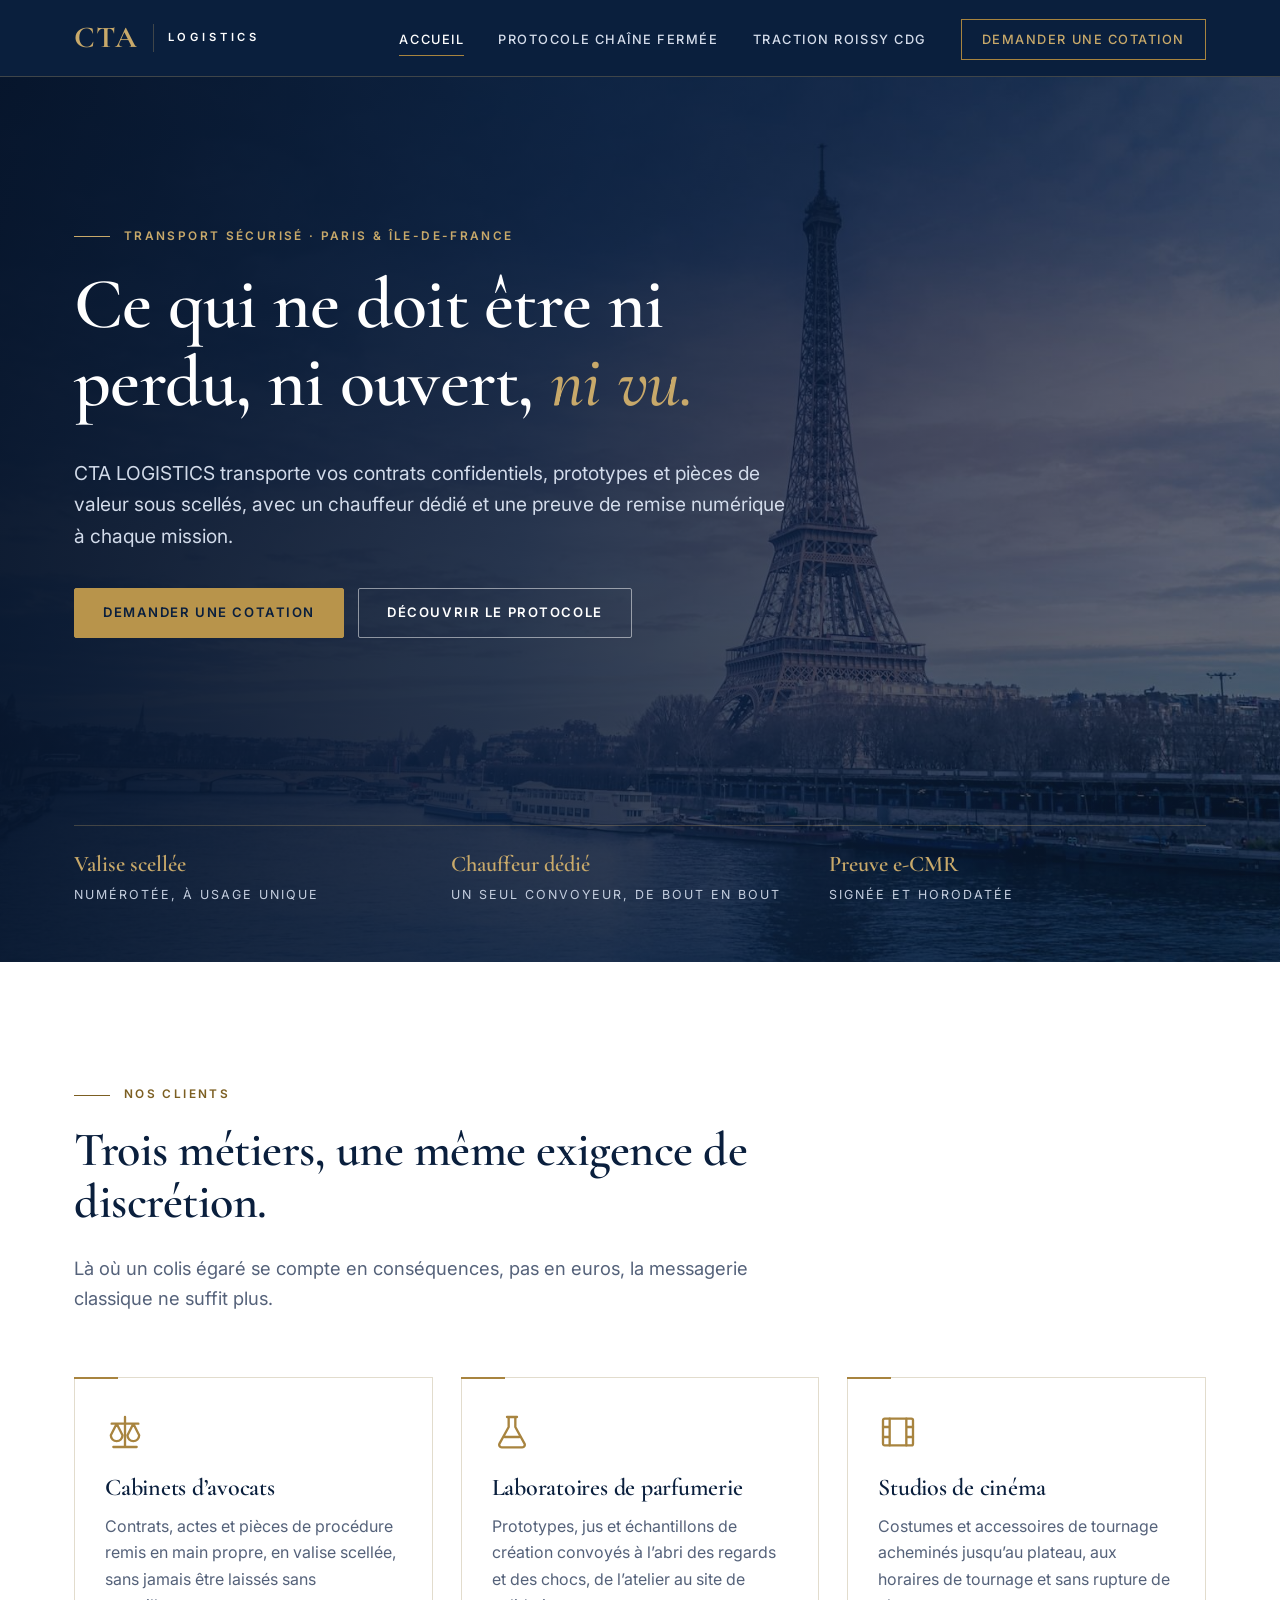
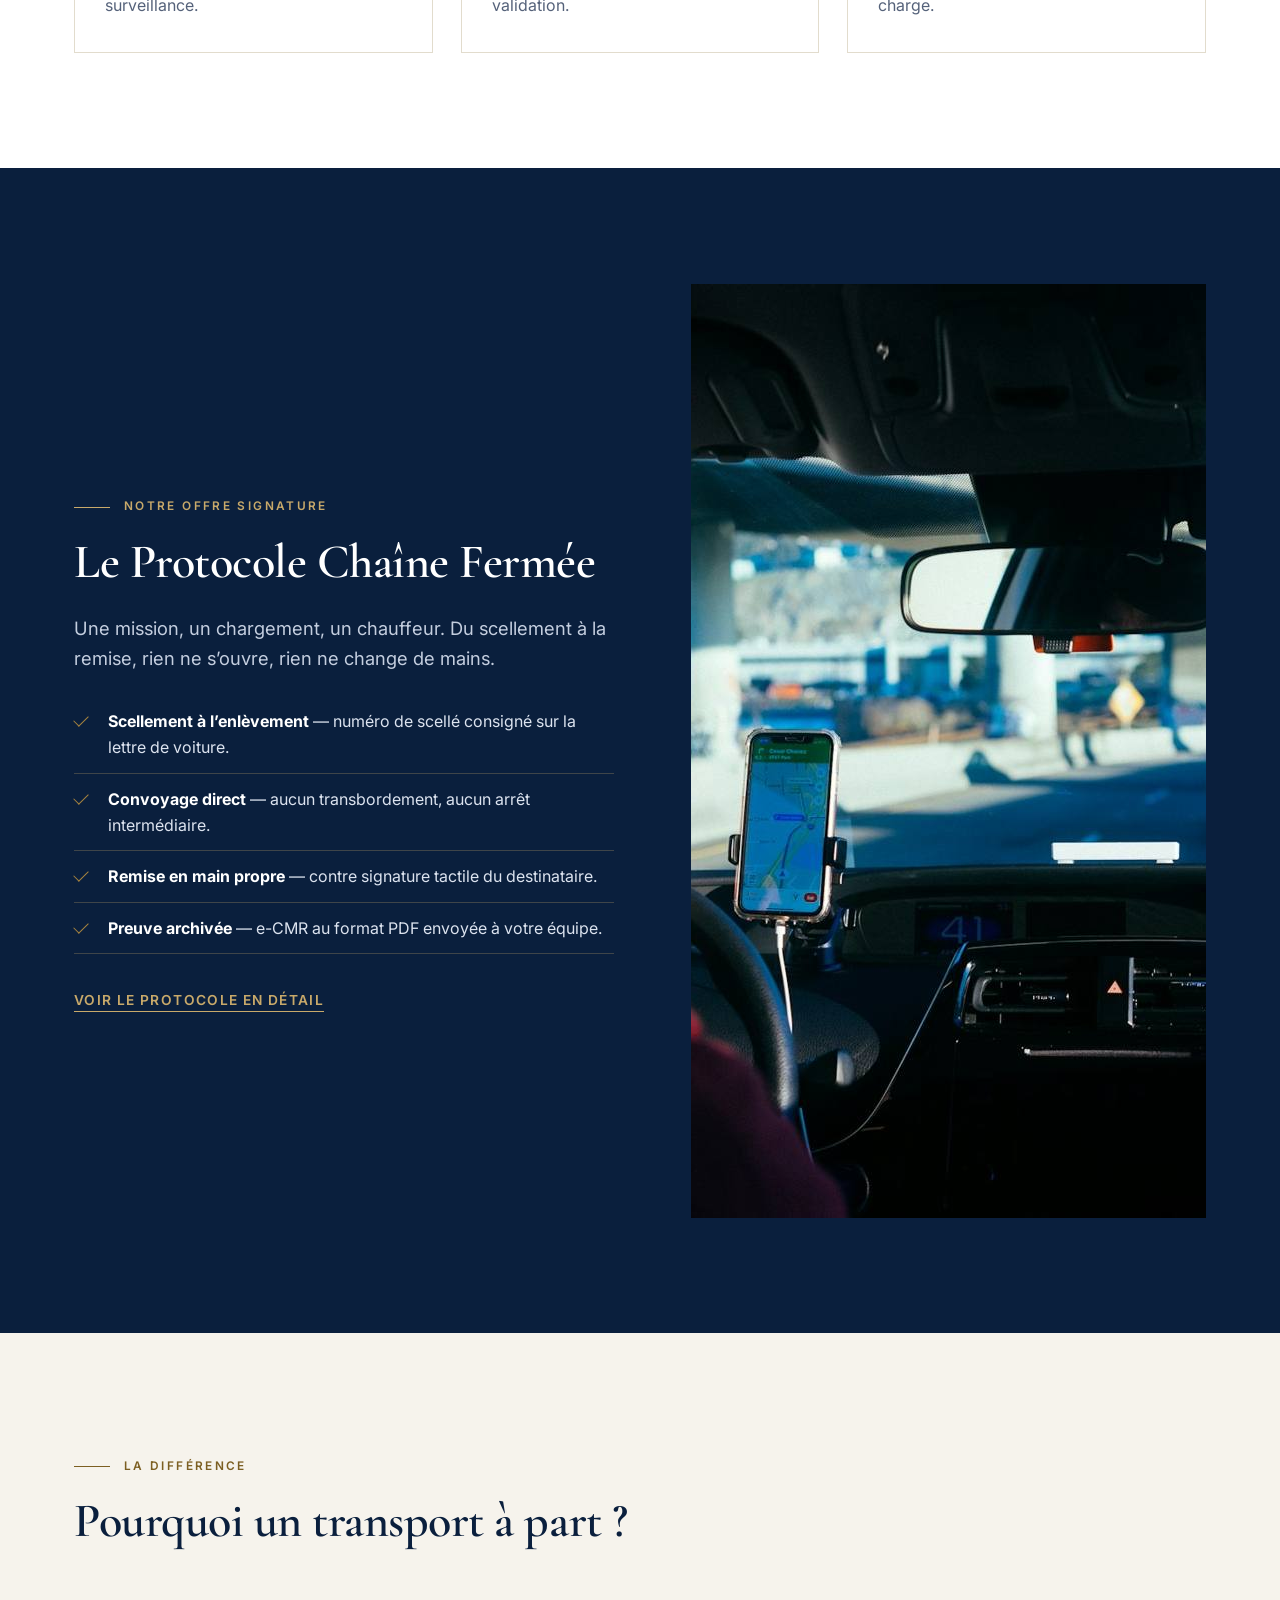
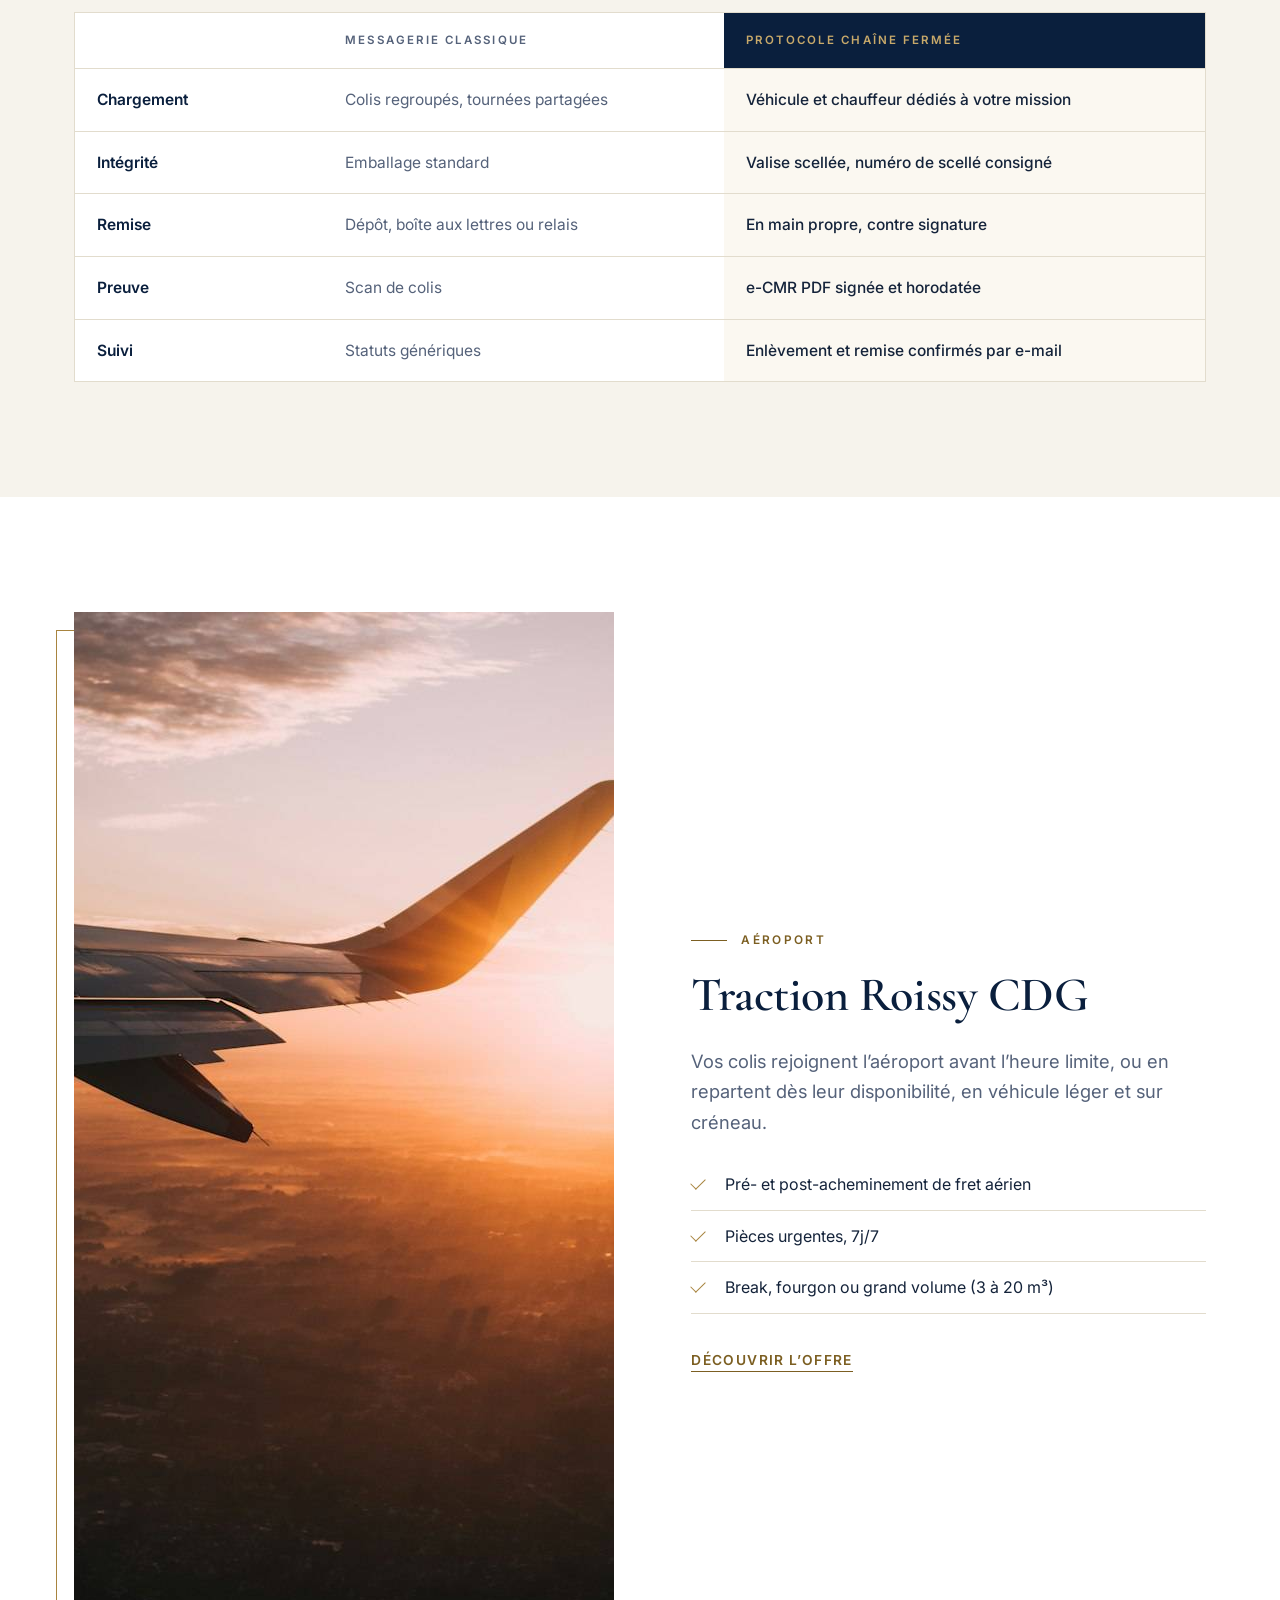
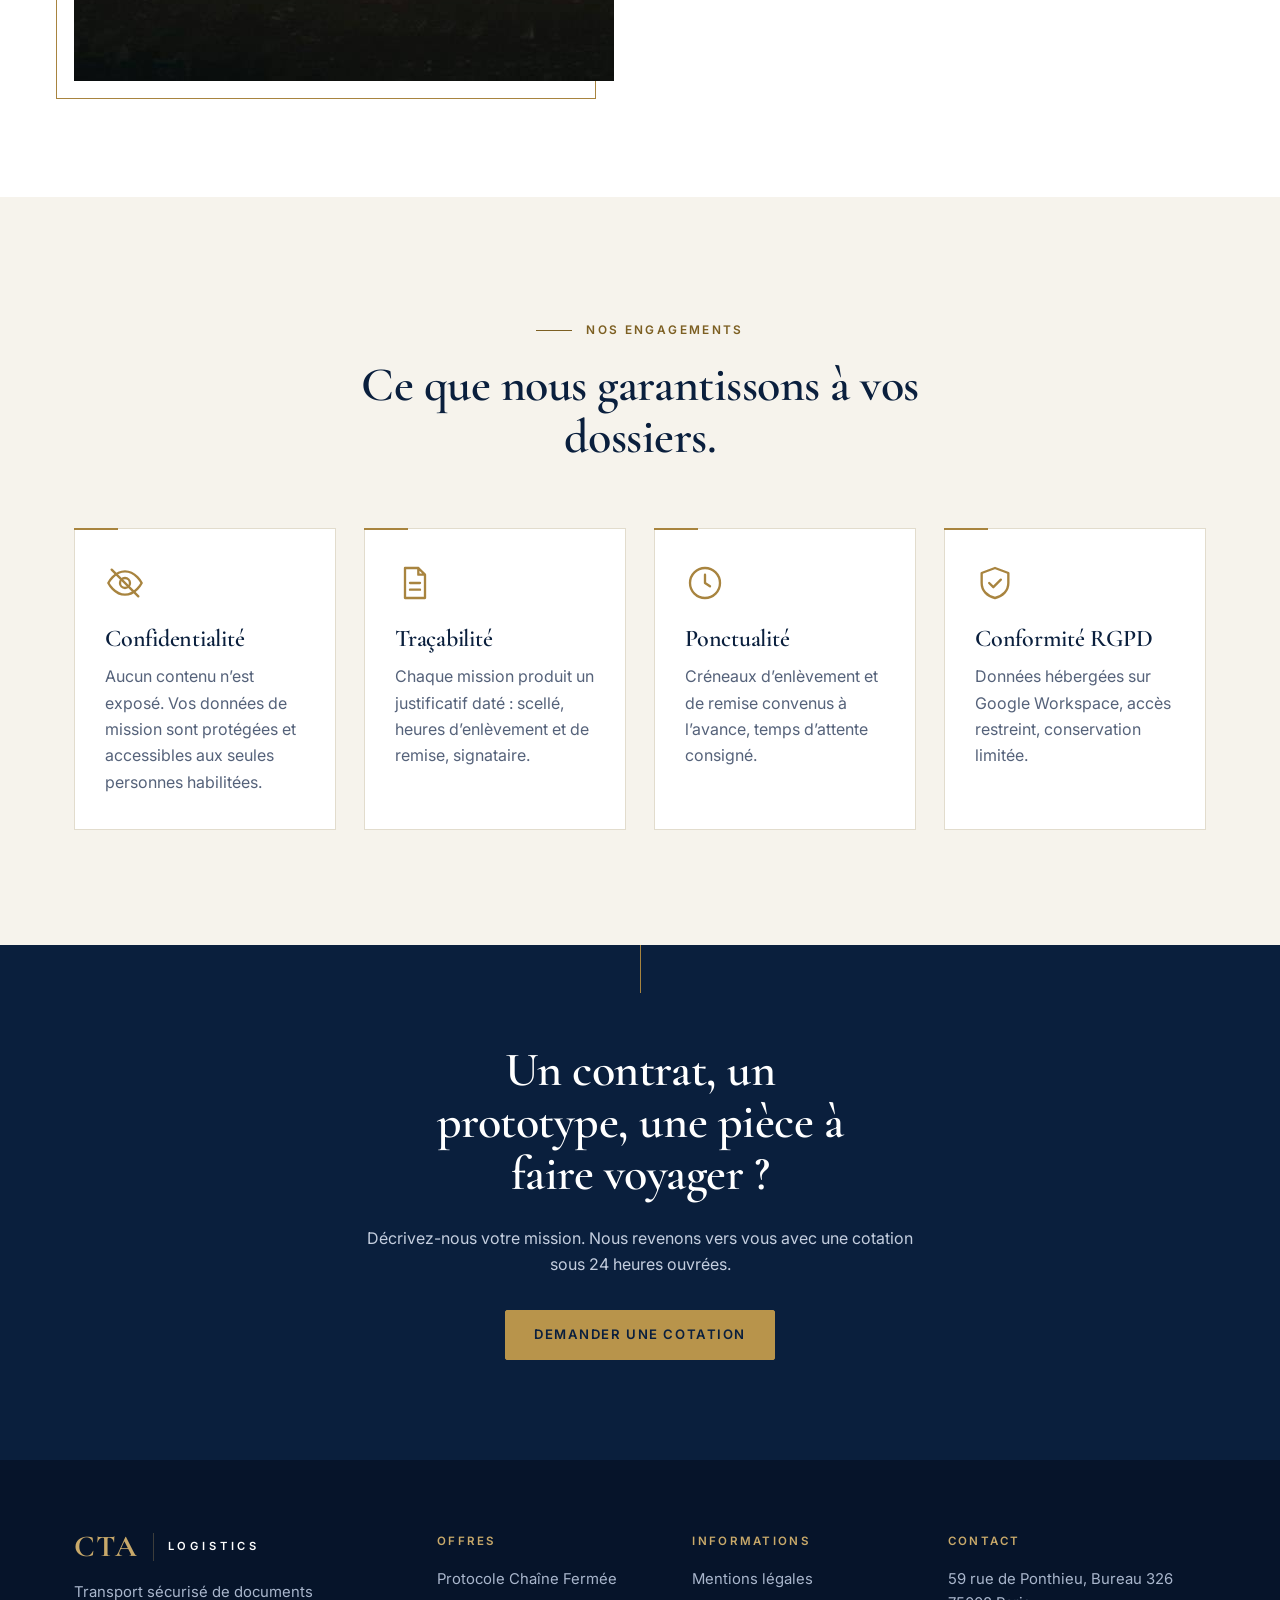
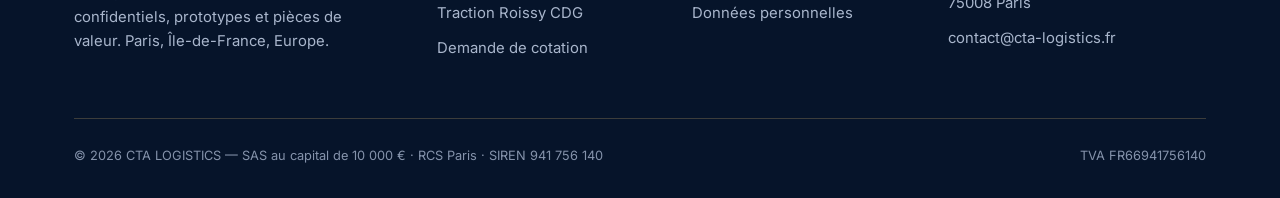
<file: index.html>
<!doctype html>
<html lang="fr">
<head>
<meta charset="utf-8">
<meta name="viewport" content="width=device-width,initial-scale=1">
<title>CTA LOGISTICS — Transport sécurisé sous scellés | Paris</title>
<meta name="description" content="Transport express de documents confidentiels, prototypes et pièces de valeur sous scellés. Chauffeur dédié, remise en main propre, preuve de livraison numérique. Paris et Île-de-France.">
<meta name="theme-color" content="#0A1F3D">

<meta property="og:title" content="CTA LOGISTICS — Transport sécurisé sous scellés | Paris">
<meta property="og:description" content="Transport express de documents confidentiels, prototypes et pièces de valeur sous scellés. Chauffeur dédié, remise en main propre, preuve de livraison numérique. Paris et Île-de-France.">
<meta property="og:type" content="website">
<meta property="og:locale" content="fr_FR">
<link rel="icon" type="image/svg+xml" href="favicon.svg">
<link rel="preconnect" href="https://fonts.googleapis.com">
<link rel="preconnect" href="https://fonts.gstatic.com" crossorigin>
<link href="https://fonts.googleapis.com/css2?family=Cormorant+Garamond:ital,wght@0,500;0,600;0,700;1,500&family=Inter:wght@400;500;600&display=swap" rel="stylesheet">
<link rel="stylesheet" href="style.css">
</head>
<body>
<a class="skip" href="#main">Aller au contenu</a>
<header class="site-header">
 <div class="container nav">
  <a class="brand" href="index.html" aria-label="CTA LOGISTICS — accueil">
   <span class="brand-mark">CTA</span><span class="brand-rule"></span><span class="brand-name">Logistics</span>
  </a>
  <button class="burger" id="burger" aria-label="Ouvrir le menu" aria-expanded="false" aria-controls="navLinks"><span></span><span></span><span></span></button>
  <ul class="nav-links" id="navLinks">
   <li><a href="index.html" aria-current="page">Accueil</a></li>
   <li><a href="protocole-chaine-fermee.html">Protocole Chaîne Fermée</a></li>
   <li><a href="traction-roissy-cdg.html">Traction Roissy CDG</a></li>
   <li><a class="nav-cta" href="devis.html">Demander une cotation</a></li>
  </ul>
 </div>
</header>
<main id="main">
<section class="hero">
 <div class="hero-bg" style="background-image:url(hero-paris.jpg)" role="img" aria-label="Paris au crépuscule"></div>
 <div class="container">
  <div class="hero-inner">
   <span class="eyebrow">Transport sécurisé · Paris &amp; Île-de-France</span>
   <h1>Ce qui ne doit être ni perdu, ni ouvert, <em>ni vu.</em></h1>
   <p class="lead">CTA LOGISTICS transporte vos contrats confidentiels, prototypes et pièces de valeur sous scellés, avec un chauffeur dédié et une preuve de remise numérique à chaque mission.</p>
   <div class="hero-actions">
    <a class="btn btn-gold" href="devis.html">Demander une cotation</a>
    <a class="btn btn-ghost" href="protocole-chaine-fermee.html">Découvrir le Protocole</a>
   </div>
  </div>
  <div class="hero-facts">
   <div><strong>Valise scellée</strong>numérotée, à usage unique</div>
   <div><strong>Chauffeur dédié</strong>un seul convoyeur, de bout en bout</div>
   <div><strong>Preuve e-CMR</strong>signée et horodatée</div>
  </div>
 </div>
</section>

<section class="section">
 <div class="container">
  <div class="section-head reveal">
   <span class="eyebrow">Nos clients</span>
   <h2>Trois métiers, une même exigence de discrétion.</h2>
   <p class="lead">Là où un colis égaré se compte en conséquences, pas en euros, la messagerie classique ne suffit plus.</p>
  </div>
  <div class="grid grid-3">
   <article class="card reveal"><div class="card-icon"><svg viewBox="0 0 24 24"><path d="M12 3v18M5 21h14M4 7h16M7 7l-3.5 7a3.5 3.5 0 0 0 7 0L7 7zM17 7l-3.5 7a3.5 3.5 0 0 0 7 0L17 7z"/></svg></div><h3>Cabinets d’avocats</h3><p>Contrats, actes et pièces de procédure remis en main propre, en valise scellée, sans jamais être laissés sans surveillance.</p></article>
   <article class="card reveal"><div class="card-icon"><svg viewBox="0 0 24 24"><path d="M9 3h6M10 3v6L4.5 19a1.5 1.5 0 0 0 1.3 2.2h12.4a1.5 1.5 0 0 0 1.3-2.2L14 9V3M7.5 15h9"/></svg></div><h3>Laboratoires de parfumerie</h3><p>Prototypes, jus et échantillons de création convoyés à l’abri des regards et des chocs, de l’atelier au site de validation.</p></article>
   <article class="card reveal"><div class="card-icon"><svg viewBox="0 0 24 24"><rect x="3" y="4" width="18" height="16" rx="1"/><path d="M7 4v16M17 4v16M3 9h4M3 15h4M17 9h4M17 15h4"/></svg></div><h3>Studios de cinéma</h3><p>Costumes et accessoires de tournage acheminés jusqu’au plateau, aux horaires de tournage et sans rupture de charge.</p></article>
  </div>
 </div>
</section>

<section class="section on-navy">
 <div class="container split">
  <div class="reveal">
   <span class="eyebrow">Notre offre signature</span>
   <h2>Le Protocole Chaîne Fermée</h2>
   <p class="lead">Une mission, un chargement, un chauffeur. Du scellement à la remise, rien ne s’ouvre, rien ne change de mains.</p>
   <ul class="ticks">
    <li><strong>Scellement à l’enlèvement</strong> — numéro de scellé consigné sur la lettre de voiture.</li>
    <li><strong>Convoyage direct</strong> — aucun transbordement, aucun arrêt intermédiaire.</li>
    <li><strong>Remise en main propre</strong> — contre signature tactile du destinataire.</li>
    <li><strong>Preuve archivée</strong> — e-CMR au format PDF envoyée à votre équipe.</li>
   </ul>
   <a class="link-arrow" href="protocole-chaine-fermee.html">Voir le protocole en détail</a>
  </div>
  <div class="split-media reveal"><img src="chauffeur.jpg" alt="Chauffeur au volant avec son smartphone de mission" loading="lazy" width="1400" height="934"></div>
 </div>
</section>

<section class="section section-ivory">
 <div class="container">
  <div class="section-head reveal">
   <span class="eyebrow">La différence</span>
   <h2>Pourquoi un transport à part ?</h2>
  </div>
  <div class="table-wrap reveal">
  <table class="compare">
   <thead><tr><th scope="col"></th><th scope="col">Messagerie classique</th><th scope="col">Protocole Chaîne Fermée</th></tr></thead>
   <tbody>
    <tr><th scope="row">Chargement</th><td>Colis regroupés, tournées partagées</td><td>Véhicule et chauffeur dédiés à votre mission</td></tr>
    <tr><th scope="row">Intégrité</th><td>Emballage standard</td><td>Valise scellée, numéro de scellé consigné</td></tr>
    <tr><th scope="row">Remise</th><td>Dépôt, boîte aux lettres ou relais</td><td>En main propre, contre signature</td></tr>
    <tr><th scope="row">Preuve</th><td>Scan de colis</td><td>e-CMR PDF signée et horodatée</td></tr>
    <tr><th scope="row">Suivi</th><td>Statuts génériques</td><td>Enlèvement et remise confirmés par e-mail</td></tr>
   </tbody>
  </table>
  </div>
 </div>
</section>

<section class="section">
 <div class="container split reverse">
  <div class="split-media wide reveal"><img src="cdg-avion.jpg" alt="Aile d’avion au coucher du soleil" loading="lazy" width="1600" height="1069"></div>
  <div class="reveal">
   <span class="eyebrow">Aéroport</span>
   <h2>Traction Roissy CDG</h2>
   <p class="lead">Vos colis rejoignent l’aéroport avant l’heure limite, ou en repartent dès leur disponibilité, en véhicule léger et sur créneau.</p>
   <ul class="ticks">
    <li>Pré- et post-acheminement de fret aérien</li>
    <li>Pièces urgentes, 7j/7</li>
    <li>Break, fourgon ou grand volume (3 à 20 m³)</li>
   </ul>
   <a class="link-arrow" href="traction-roissy-cdg.html">Découvrir l’offre</a>
  </div>
 </div>
</section>

<section class="section section-ivory">
 <div class="container">
  <div class="section-head center reveal">
   <span class="eyebrow">Nos engagements</span>
   <h2>Ce que nous garantissons à vos dossiers.</h2>
  </div>
  <div class="grid grid-4">
   <article class="card reveal"><div class="card-icon"><svg viewBox="0 0 24 24"><path d="M2 12s3.6-7 10-7 10 7 10 7-3.6 7-10 7S2 12 2 12z"/><circle cx="12" cy="12" r="3"/><path d="M4 4l16 16"/></svg></div><h3>Confidentialité</h3><p>Aucun contenu n’est exposé. Vos données de mission sont protégées et accessibles aux seules personnes habilitées.</p></article>
   <article class="card reveal"><div class="card-icon"><svg viewBox="0 0 24 24"><path d="M6 3h8l4 4v14H6zM14 3v4h4M9 12h6M9 16h6"/></svg></div><h3>Traçabilité</h3><p>Chaque mission produit un justificatif daté : scellé, heures d’enlèvement et de remise, signataire.</p></article>
   <article class="card reveal"><div class="card-icon"><svg viewBox="0 0 24 24"><circle cx="12" cy="12" r="9"/><path d="M12 7v5l3 2"/></svg></div><h3>Ponctualité</h3><p>Créneaux d’enlèvement et de remise convenus à l’avance, temps d’attente consigné.</p></article>
   <article class="card reveal"><div class="card-icon"><svg viewBox="0 0 24 24"><path d="M12 3l8 3v6c0 4.5-3.2 7.9-8 9-4.8-1.1-8-4.5-8-9V6l8-3z"/><path d="M8.5 12l2.5 2.5L15.5 10"/></svg></div><h3>Conformité RGPD</h3><p>Données hébergées sur Google Workspace, accès restreint, conservation limitée.</p></article>
  </div>
 </div>
</section>
<section class="band">
 <div class="container reveal">
  <h2>Un contrat, un prototype, une pièce à faire voyager&nbsp;?</h2>
  <p>Décrivez-nous votre mission. Nous revenons vers vous avec une cotation sous 24 heures ouvrées.</p>
  <a class="btn btn-gold" href="devis.html">Demander une cotation</a>
 </div>
</section>
</main>
<footer class="site-footer">
 <div class="container">
  <div class="footer-grid">
   <div class="footer-brand">
    <a class="brand" href="index.html" aria-label="CTA LOGISTICS"><span class="brand-mark">CTA</span><span class="brand-rule"></span><span class="brand-name">Logistics</span></a>
    <p>Transport sécurisé de documents confidentiels, prototypes et pièces de valeur. Paris, Île-de-France, Europe.</p>
   </div>
   <div>
    <h4>Offres</h4>
    <ul>
     <li><a href="protocole-chaine-fermee.html">Protocole Chaîne Fermée</a></li>
     <li><a href="traction-roissy-cdg.html">Traction Roissy CDG</a></li>
     <li><a href="devis.html">Demande de cotation</a></li>
    </ul>
   </div>
   <div>
    <h4>Informations</h4>
    <ul>
     <li><a href="mentions-legales.html">Mentions légales</a></li>
     <li><a href="mentions-legales.html#donnees">Données personnelles</a></li>
    </ul>
   </div>
   <div>
    <h4>Contact</h4>
    <ul>
     <li>59 rue de Ponthieu, Bureau 326<br>75008 Paris</li>
     <li><a href="mailto:contact@cta-logistics.fr">contact@cta-logistics.fr</a></li>
    </ul>
   </div>
  </div>
  <div class="legal-line">
   <span>© 2026 CTA LOGISTICS — SAS au capital de 10 000 € · RCS Paris · SIREN 941 756 140</span>
   <span>TVA FR66941756140</span>
  </div>
 </div>
</footer>
<script src="config.js"></script>
<script src="main.js"></script>
</body>
</html>
</file>
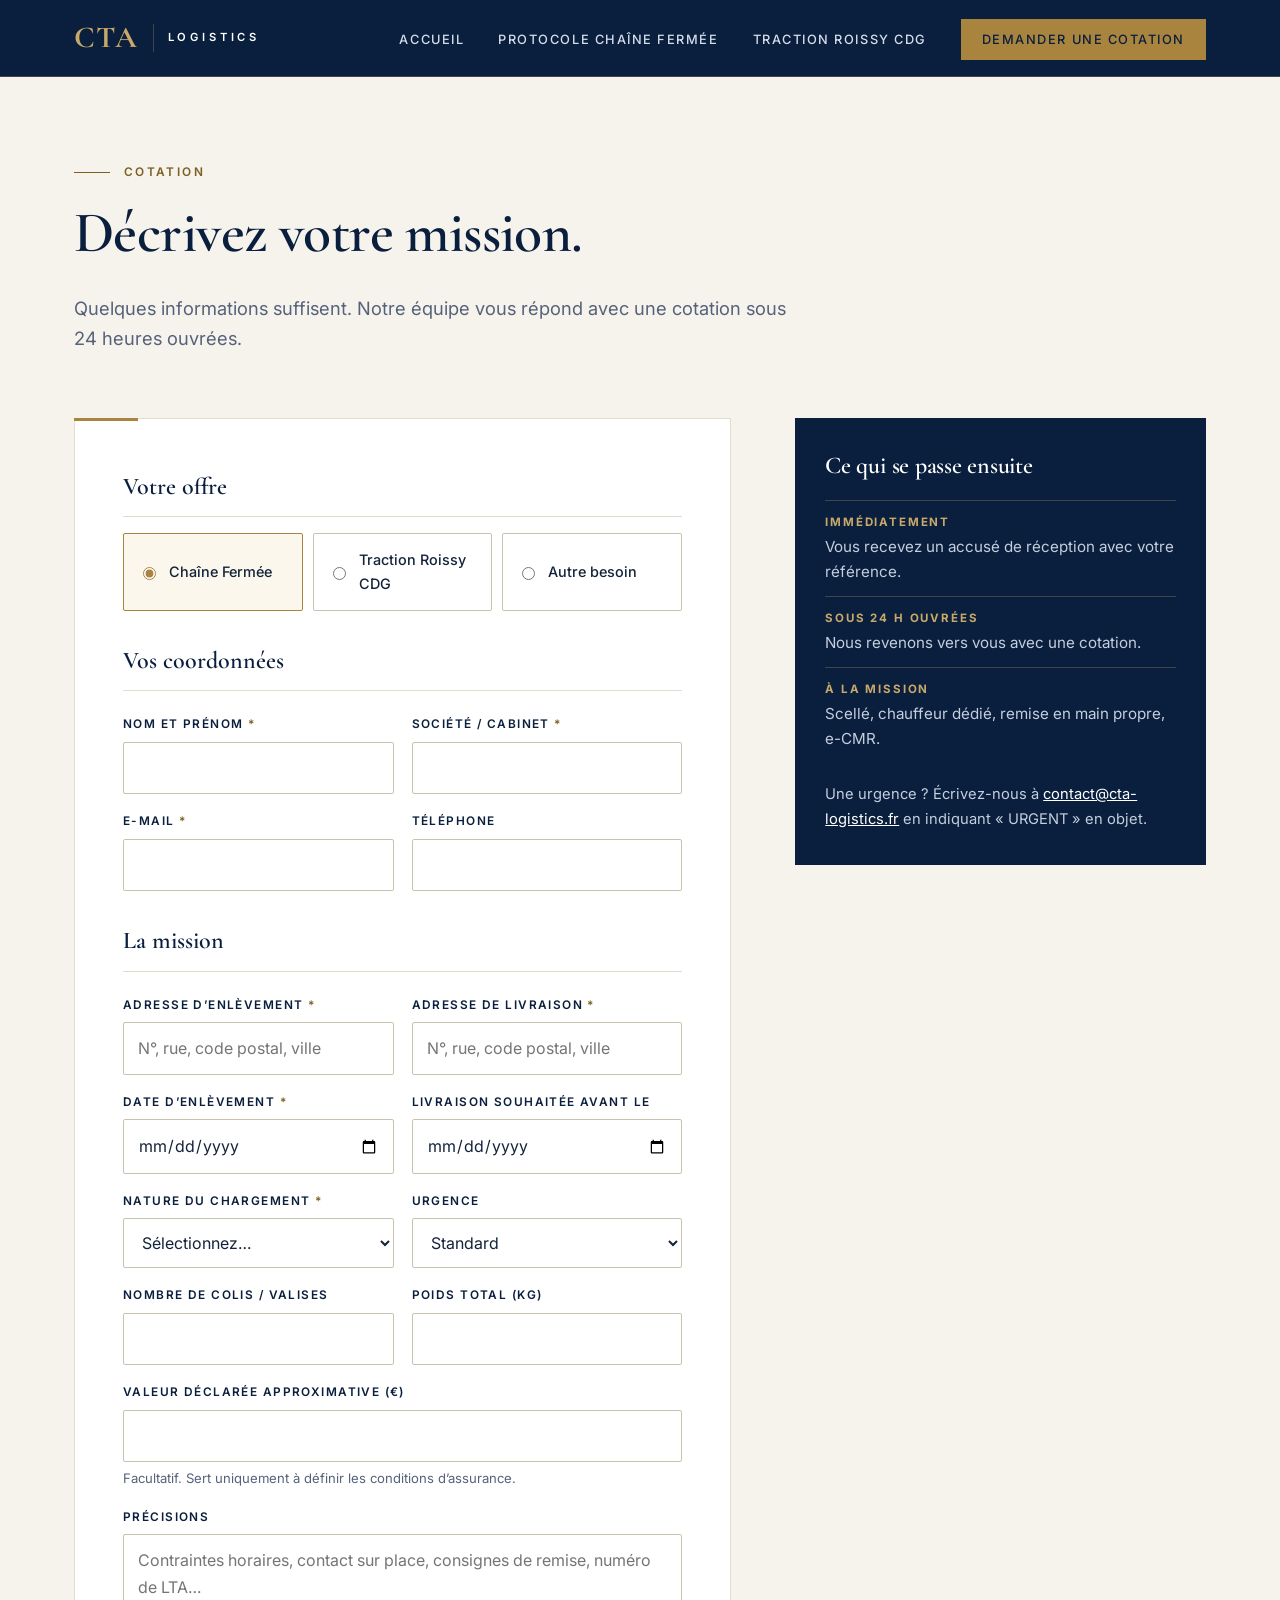
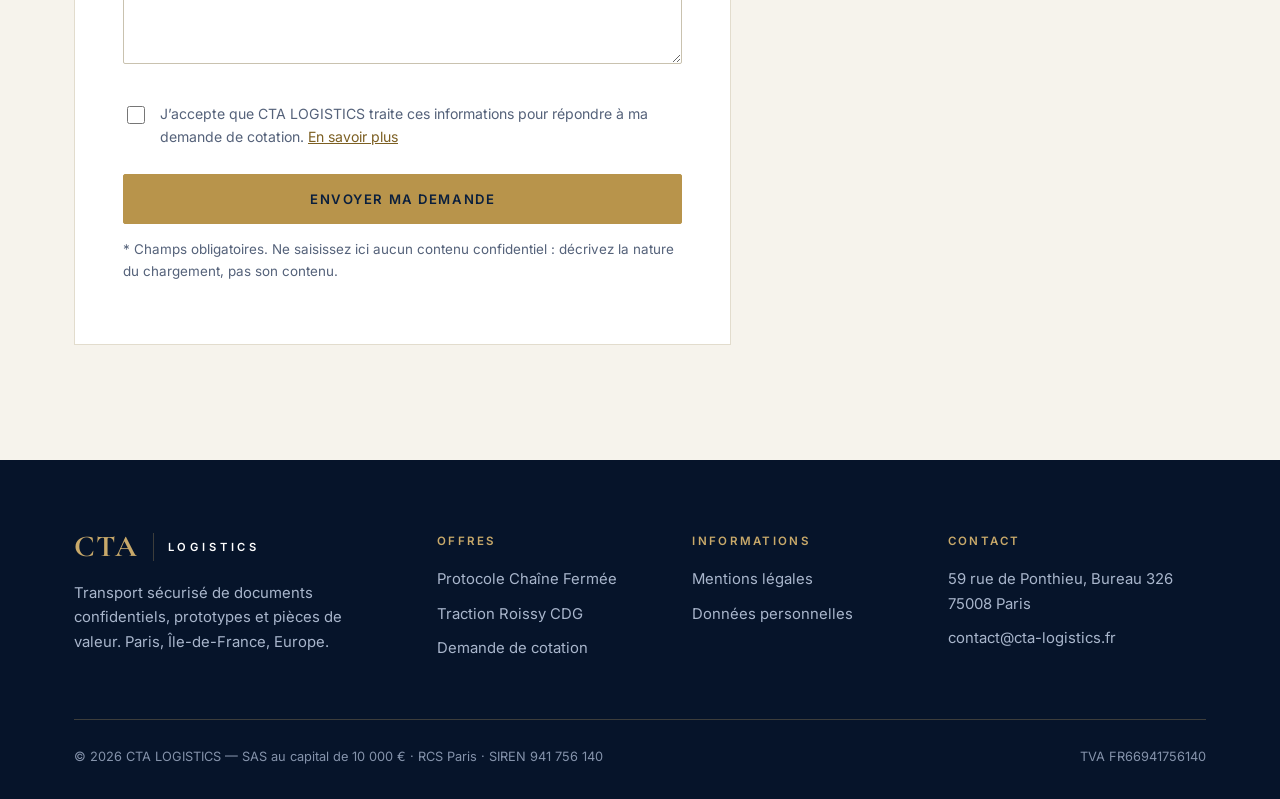
<file: devis.html>
<!doctype html>
<html lang="fr">
<head>
<meta charset="utf-8">
<meta name="viewport" content="width=device-width,initial-scale=1">
<title>Demande de cotation — CTA LOGISTICS</title>
<meta name="description" content="Demandez une cotation pour le Protocole Chaîne Fermée ou une traction Roissy CDG. Réponse sous 24 heures ouvrées.">
<meta name="theme-color" content="#0A1F3D">

<meta property="og:title" content="Demande de cotation — CTA LOGISTICS">
<meta property="og:description" content="Demandez une cotation pour le Protocole Chaîne Fermée ou une traction Roissy CDG. Réponse sous 24 heures ouvrées.">
<meta property="og:type" content="website">
<meta property="og:locale" content="fr_FR">
<link rel="icon" type="image/svg+xml" href="favicon.svg">
<link rel="preconnect" href="https://fonts.googleapis.com">
<link rel="preconnect" href="https://fonts.gstatic.com" crossorigin>
<link href="https://fonts.googleapis.com/css2?family=Cormorant+Garamond:ital,wght@0,500;0,600;0,700;1,500&family=Inter:wght@400;500;600&display=swap" rel="stylesheet">
<link rel="stylesheet" href="style.css">
</head>
<body>
<a class="skip" href="#main">Aller au contenu</a>
<header class="site-header">
 <div class="container nav">
  <a class="brand" href="index.html" aria-label="CTA LOGISTICS — accueil">
   <span class="brand-mark">CTA</span><span class="brand-rule"></span><span class="brand-name">Logistics</span>
  </a>
  <button class="burger" id="burger" aria-label="Ouvrir le menu" aria-expanded="false" aria-controls="navLinks"><span></span><span></span><span></span></button>
  <ul class="nav-links" id="navLinks">
   <li><a href="index.html">Accueil</a></li>
   <li><a href="protocole-chaine-fermee.html">Protocole Chaîne Fermée</a></li>
   <li><a href="traction-roissy-cdg.html">Traction Roissy CDG</a></li>
   <li><a class="nav-cta" href="devis.html" aria-current="page">Demander une cotation</a></li>
  </ul>
 </div>
</header>
<main id="main">
<section class="section section-ivory" style="padding-top:clamp(48px,6vw,80px)">
 <div class="container">
  <div class="section-head">
   <span class="eyebrow">Cotation</span>
   <h1 style="font-size:clamp(2.2rem,5vw,3.6rem)">Décrivez votre mission.</h1>
   <p class="lead">Quelques informations suffisent. Notre équipe vous répond avec une cotation sous 24 heures ouvrées.</p>
  </div>
  <div class="form-layout">
   <div class="form-card">
    <form id="quoteForm" novalidate>
     <div class="hp" aria-hidden="true"><label for="website">Ne pas remplir</label><input type="text" id="website" name="website" tabindex="-1" autocomplete="off"></div>

     <fieldset>
      <legend>Votre offre</legend>
      <div class="choice" role="radiogroup" aria-label="Type de prestation">
       <label><input type="radio" name="offre" value="chaine-fermee" checked> Chaîne Fermée</label>
       <label><input type="radio" name="offre" value="traction-cdg"> Traction Roissy CDG</label>
       <label><input type="radio" name="offre" value="autre"> Autre besoin</label>
      </div>
     </fieldset>

     <fieldset>
      <legend>Vos coordonnées</legend>
      <div class="row">
       <div class="field"><label for="nom">Nom et prénom <span class="req">*</span></label><input id="nom" name="nom" type="text" autocomplete="name" required maxlength="120"><div class="err"></div></div>
       <div class="field"><label for="societe">Société / cabinet <span class="req">*</span></label><input id="societe" name="societe" type="text" autocomplete="organization" required maxlength="160"><div class="err"></div></div>
      </div>
      <div class="row">
       <div class="field"><label for="email">E-mail <span class="req">*</span></label><input id="email" name="email" type="email" autocomplete="email" required maxlength="160"><div class="err"></div></div>
       <div class="field"><label for="telephone">Téléphone</label><input id="telephone" name="telephone" type="tel" autocomplete="tel" maxlength="30"><div class="err"></div></div>
      </div>
     </fieldset>

     <fieldset>
      <legend>La mission</legend>
      <div class="row">
       <div class="field"><label for="pickup">Adresse d’enlèvement <span class="req">*</span></label><input id="pickup" name="pickup" type="text" autocomplete="off" placeholder="N°, rue, code postal, ville" required maxlength="240"><div class="err"></div></div>
       <div class="field"><label for="delivery">Adresse de livraison <span class="req">*</span></label><input id="delivery" name="delivery" type="text" autocomplete="off" placeholder="N°, rue, code postal, ville" required maxlength="240"><div class="err"></div></div>
      </div>
      <div class="row">
       <div class="field"><label for="pickupDate">Date d’enlèvement <span class="req">*</span></label><input id="pickupDate" name="pickupDate" type="date" required><div class="err"></div></div>
       <div class="field"><label for="deliveryDate">Livraison souhaitée avant le</label><input id="deliveryDate" name="deliveryDate" type="date"><div class="err"></div></div>
      </div>
      <div class="row">
       <div class="field"><label for="nature">Nature du chargement <span class="req">*</span></label>
        <select id="nature" name="nature" required>
         <option value="">Sélectionnez…</option>
         <option>Documents / contrats</option>
         <option>Prototypes / échantillons</option>
         <option>Costumes / accessoires</option>
         <option>Fret aérien</option>
         <option>Autre</option>
        </select><div class="err"></div></div>
       <div class="field"><label for="urgence">Urgence</label>
        <select id="urgence" name="urgence">
         <option>Standard</option>
         <option>Prioritaire (dans la journée)</option>
         <option>Urgent (moins de 2 heures)</option>
        </select></div>
      </div>
      <div class="row">
       <div class="field"><label for="colis">Nombre de colis / valises</label><input id="colis" name="colis" type="number" min="1" step="1" inputmode="numeric"><div class="err"></div></div>
       <div class="field"><label for="poids">Poids total (kg)</label><input id="poids" name="poids" type="number" min="0" step="0.1" inputmode="decimal"><div class="err"></div></div>
      </div>
      <div class="field"><label for="valeur">Valeur déclarée approximative (€)</label><input id="valeur" name="valeur" type="text" inputmode="numeric" maxlength="20"><p class="hint">Facultatif. Sert uniquement à définir les conditions d’assurance.</p></div>
      <div class="field"><label for="message">Précisions</label><textarea id="message" name="message" maxlength="2000" placeholder="Contraintes horaires, contact sur place, consignes de remise, numéro de LTA…"></textarea></div>
     </fieldset>

     <div class="consent">
      <input type="checkbox" id="consent" name="consent" required>
      <div><label for="consent">J’accepte que CTA LOGISTICS traite ces informations pour répondre à ma demande de cotation. <a href="mentions-legales.html#donnees" target="_blank" rel="noopener">En savoir plus</a></label><div class="err"></div></div>
     </div>
     <div class="form-alert" id="formAlert" role="alert"></div>
     <div style="margin-top:26px"><button class="btn btn-gold btn-block" id="submitBtn" type="submit">Envoyer ma demande</button></div>
     <p class="form-note">* Champs obligatoires. Ne saisissez ici aucun contenu confidentiel : décrivez la nature du chargement, pas son contenu.</p>
    </form>
   </div>
   <aside class="aside-box">
    <h3>Ce qui se passe ensuite</h3>
    <ul>
     <li><strong>Immédiatement</strong>Vous recevez un accusé de réception avec votre référence.</li>
     <li><strong>Sous 24 h ouvrées</strong>Nous revenons vers vous avec une cotation.</li>
     <li><strong>À la mission</strong>Scellé, chauffeur dédié, remise en main propre, e-CMR.</li>
    </ul>
    <p style="margin:0;font-size:.92rem">Une urgence&nbsp;? Écrivez-nous à <a href="mailto:contact@cta-logistics.fr">contact@cta-logistics.fr</a> en indiquant « URGENT » en objet.</p>
   </aside>
  </div>
 </div>
</section>
</main>
<footer class="site-footer">
 <div class="container">
  <div class="footer-grid">
   <div class="footer-brand">
    <a class="brand" href="index.html" aria-label="CTA LOGISTICS"><span class="brand-mark">CTA</span><span class="brand-rule"></span><span class="brand-name">Logistics</span></a>
    <p>Transport sécurisé de documents confidentiels, prototypes et pièces de valeur. Paris, Île-de-France, Europe.</p>
   </div>
   <div>
    <h4>Offres</h4>
    <ul>
     <li><a href="protocole-chaine-fermee.html">Protocole Chaîne Fermée</a></li>
     <li><a href="traction-roissy-cdg.html">Traction Roissy CDG</a></li>
     <li><a href="devis.html">Demande de cotation</a></li>
    </ul>
   </div>
   <div>
    <h4>Informations</h4>
    <ul>
     <li><a href="mentions-legales.html">Mentions légales</a></li>
     <li><a href="mentions-legales.html#donnees">Données personnelles</a></li>
    </ul>
   </div>
   <div>
    <h4>Contact</h4>
    <ul>
     <li>59 rue de Ponthieu, Bureau 326<br>75008 Paris</li>
     <li><a href="mailto:contact@cta-logistics.fr">contact@cta-logistics.fr</a></li>
    </ul>
   </div>
  </div>
  <div class="legal-line">
   <span>© 2026 CTA LOGISTICS — SAS au capital de 10 000 € · RCS Paris · SIREN 941 756 140</span>
   <span>TVA FR66941756140</span>
  </div>
 </div>
</footer>
<script src="config.js"></script>
<script src="main.js"></script>
</body>
</html>
</file>
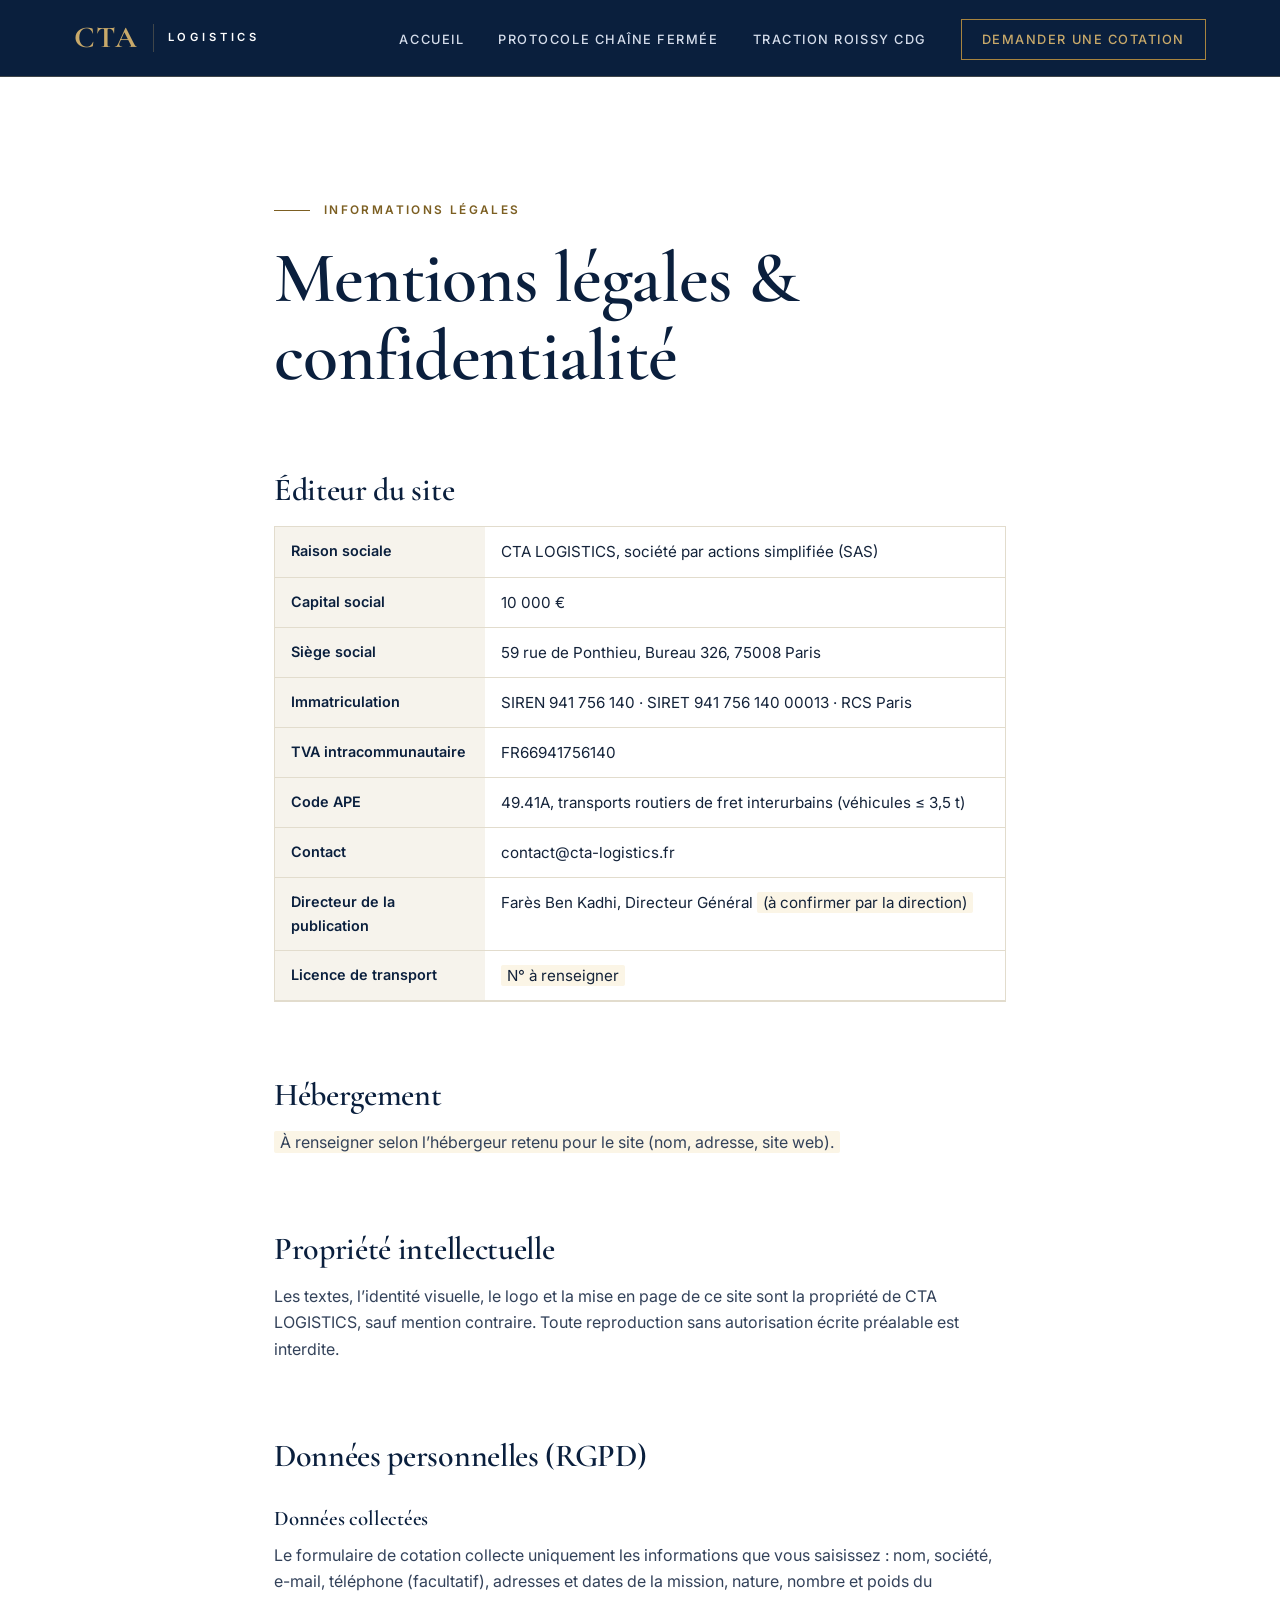
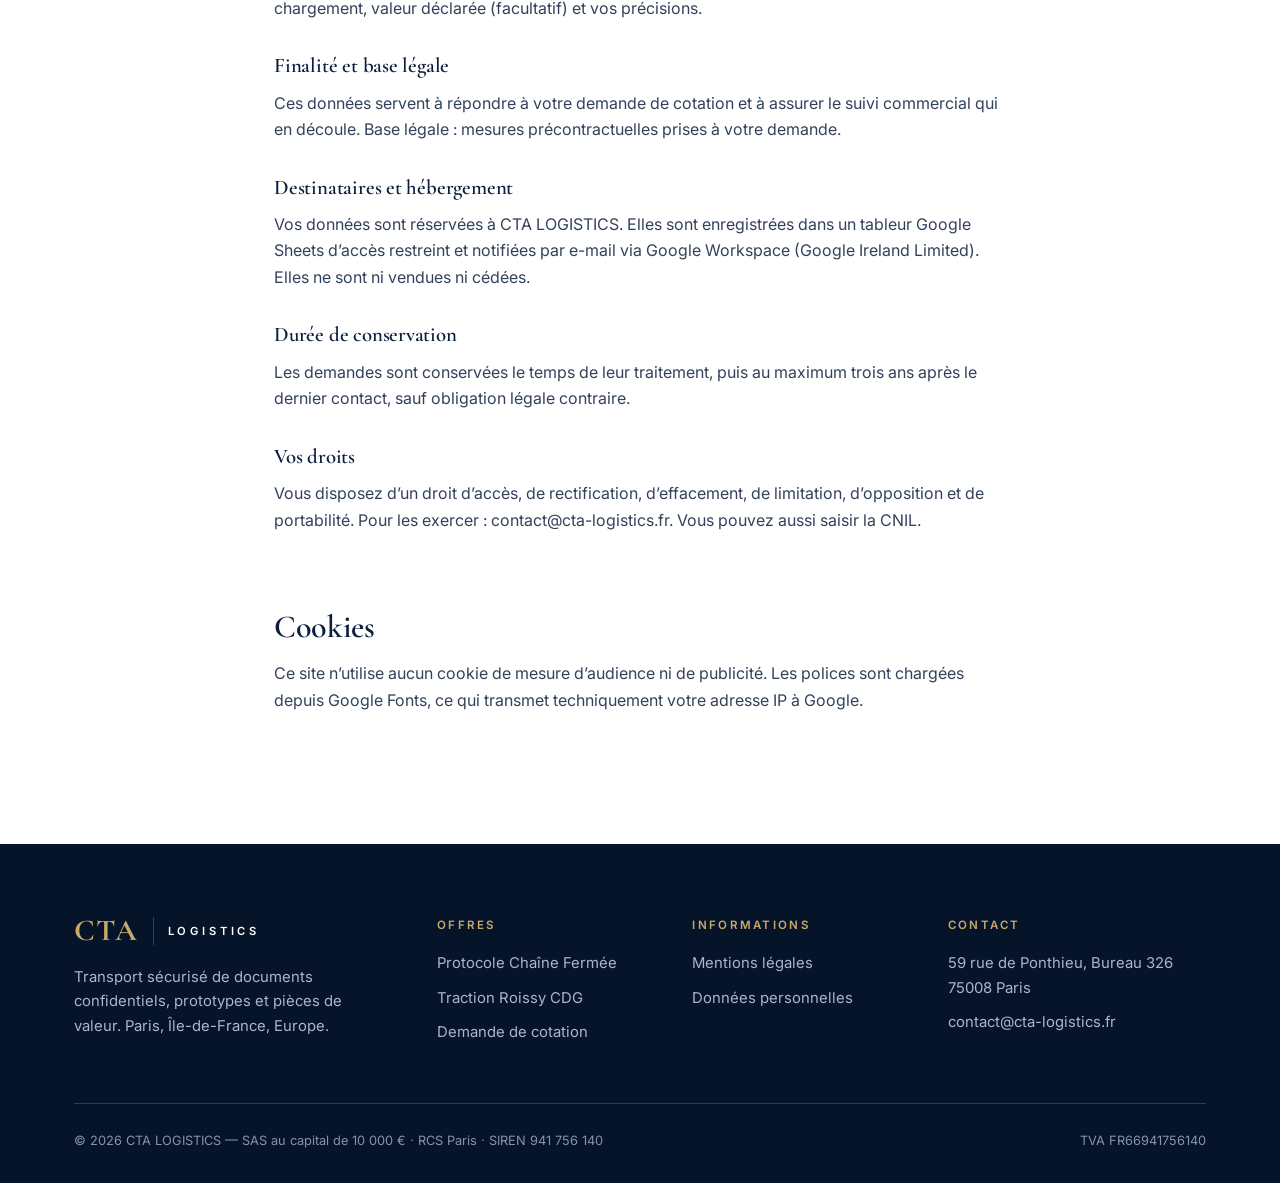
<file: mentions-legales.html>
<!doctype html>
<html lang="fr">
<head>
<meta charset="utf-8">
<meta name="viewport" content="width=device-width,initial-scale=1">
<title>Mentions légales — CTA LOGISTICS</title>
<meta name="description" content="Mentions légales et politique de confidentialité de CTA LOGISTICS.">
<meta name="theme-color" content="#0A1F3D">
<meta name="robots" content="noindex,follow">
<meta property="og:title" content="Mentions légales — CTA LOGISTICS">
<meta property="og:description" content="Mentions légales et politique de confidentialité de CTA LOGISTICS.">
<meta property="og:type" content="website">
<meta property="og:locale" content="fr_FR">
<link rel="icon" type="image/svg+xml" href="favicon.svg">
<link rel="preconnect" href="https://fonts.googleapis.com">
<link rel="preconnect" href="https://fonts.gstatic.com" crossorigin>
<link href="https://fonts.googleapis.com/css2?family=Cormorant+Garamond:ital,wght@0,500;0,600;0,700;1,500&family=Inter:wght@400;500;600&display=swap" rel="stylesheet">
<link rel="stylesheet" href="style.css">
</head>
<body>
<a class="skip" href="#main">Aller au contenu</a>
<header class="site-header">
 <div class="container nav">
  <a class="brand" href="index.html" aria-label="CTA LOGISTICS — accueil">
   <span class="brand-mark">CTA</span><span class="brand-rule"></span><span class="brand-name">Logistics</span>
  </a>
  <button class="burger" id="burger" aria-label="Ouvrir le menu" aria-expanded="false" aria-controls="navLinks"><span></span><span></span><span></span></button>
  <ul class="nav-links" id="navLinks">
   <li><a href="index.html">Accueil</a></li>
   <li><a href="protocole-chaine-fermee.html">Protocole Chaîne Fermée</a></li>
   <li><a href="traction-roissy-cdg.html">Traction Roissy CDG</a></li>
   <li><a class="nav-cta" href="devis.html">Demander une cotation</a></li>
  </ul>
 </div>
</header>
<main id="main">
<section class="section">
 <div class="container prose">
  <span class="eyebrow">Informations légales</span>
  <h1>Mentions légales &amp; confidentialité</h1>

  <h2 id="editeur">Éditeur du site</h2>
  <dl>
   <dt>Raison sociale</dt><dd>CTA LOGISTICS, société par actions simplifiée (SAS)</dd>
   <dt>Capital social</dt><dd>10 000 €</dd>
   <dt>Siège social</dt><dd>59 rue de Ponthieu, Bureau 326, 75008 Paris</dd>
   <dt>Immatriculation</dt><dd>SIREN 941 756 140 · SIRET 941 756 140 00013 · RCS Paris</dd>
   <dt>TVA intracommunautaire</dt><dd>FR66941756140</dd>
   <dt>Code APE</dt><dd>49.41A, transports routiers de fret interurbains (véhicules ≤ 3,5 t)</dd>
   <dt>Contact</dt><dd>contact@cta-logistics.fr</dd>
   <dt>Directeur de la publication</dt><dd>Farès Ben Kadhi, Directeur Général <span class="todo">(à confirmer par la direction)</span></dd>
   <dt>Licence de transport</dt><dd><span class="todo">N° à renseigner</span></dd>
  </dl>

  <h2 id="hebergement">Hébergement</h2>
  <p><span class="todo">À renseigner selon l’hébergeur retenu pour le site (nom, adresse, site web).</span></p>

  <h2 id="propriete">Propriété intellectuelle</h2>
  <p>Les textes, l’identité visuelle, le logo et la mise en page de ce site sont la propriété de CTA LOGISTICS, sauf mention contraire. Toute reproduction sans autorisation écrite préalable est interdite.</p>

  <h2 id="donnees">Données personnelles (RGPD)</h2>
  <h3>Données collectées</h3>
  <p>Le formulaire de cotation collecte uniquement les informations que vous saisissez : nom, société, e-mail, téléphone (facultatif), adresses et dates de la mission, nature, nombre et poids du chargement, valeur déclarée (facultatif) et vos précisions.</p>
  <h3>Finalité et base légale</h3>
  <p>Ces données servent à répondre à votre demande de cotation et à assurer le suivi commercial qui en découle. Base légale : mesures précontractuelles prises à votre demande.</p>
  <h3>Destinataires et hébergement</h3>
  <p>Vos données sont réservées à CTA LOGISTICS. Elles sont enregistrées dans un tableur Google Sheets d’accès restreint et notifiées par e-mail via Google Workspace (Google Ireland Limited). Elles ne sont ni vendues ni cédées.</p>
  <h3>Durée de conservation</h3>
  <p>Les demandes sont conservées le temps de leur traitement, puis au maximum trois ans après le dernier contact, sauf obligation légale contraire.</p>
  <h3>Vos droits</h3>
  <p>Vous disposez d’un droit d’accès, de rectification, d’effacement, de limitation, d’opposition et de portabilité. Pour les exercer : contact@cta-logistics.fr. Vous pouvez aussi saisir la CNIL.</p>

  <h2 id="cookies">Cookies</h2>
  <p>Ce site n’utilise aucun cookie de mesure d’audience ni de publicité. Les polices sont chargées depuis Google Fonts, ce qui transmet techniquement votre adresse IP à Google.</p>
 </div>
</section>
</main>
<footer class="site-footer">
 <div class="container">
  <div class="footer-grid">
   <div class="footer-brand">
    <a class="brand" href="index.html" aria-label="CTA LOGISTICS"><span class="brand-mark">CTA</span><span class="brand-rule"></span><span class="brand-name">Logistics</span></a>
    <p>Transport sécurisé de documents confidentiels, prototypes et pièces de valeur. Paris, Île-de-France, Europe.</p>
   </div>
   <div>
    <h4>Offres</h4>
    <ul>
     <li><a href="protocole-chaine-fermee.html">Protocole Chaîne Fermée</a></li>
     <li><a href="traction-roissy-cdg.html">Traction Roissy CDG</a></li>
     <li><a href="devis.html">Demande de cotation</a></li>
    </ul>
   </div>
   <div>
    <h4>Informations</h4>
    <ul>
     <li><a href="mentions-legales.html">Mentions légales</a></li>
     <li><a href="mentions-legales.html#donnees">Données personnelles</a></li>
    </ul>
   </div>
   <div>
    <h4>Contact</h4>
    <ul>
     <li>59 rue de Ponthieu, Bureau 326<br>75008 Paris</li>
     <li><a href="mailto:contact@cta-logistics.fr">contact@cta-logistics.fr</a></li>
    </ul>
   </div>
  </div>
  <div class="legal-line">
   <span>© 2026 CTA LOGISTICS — SAS au capital de 10 000 € · RCS Paris · SIREN 941 756 140</span>
   <span>TVA FR66941756140</span>
  </div>
 </div>
</footer>
<script src="config.js"></script>
<script src="main.js"></script>
</body>
</html>
</file>
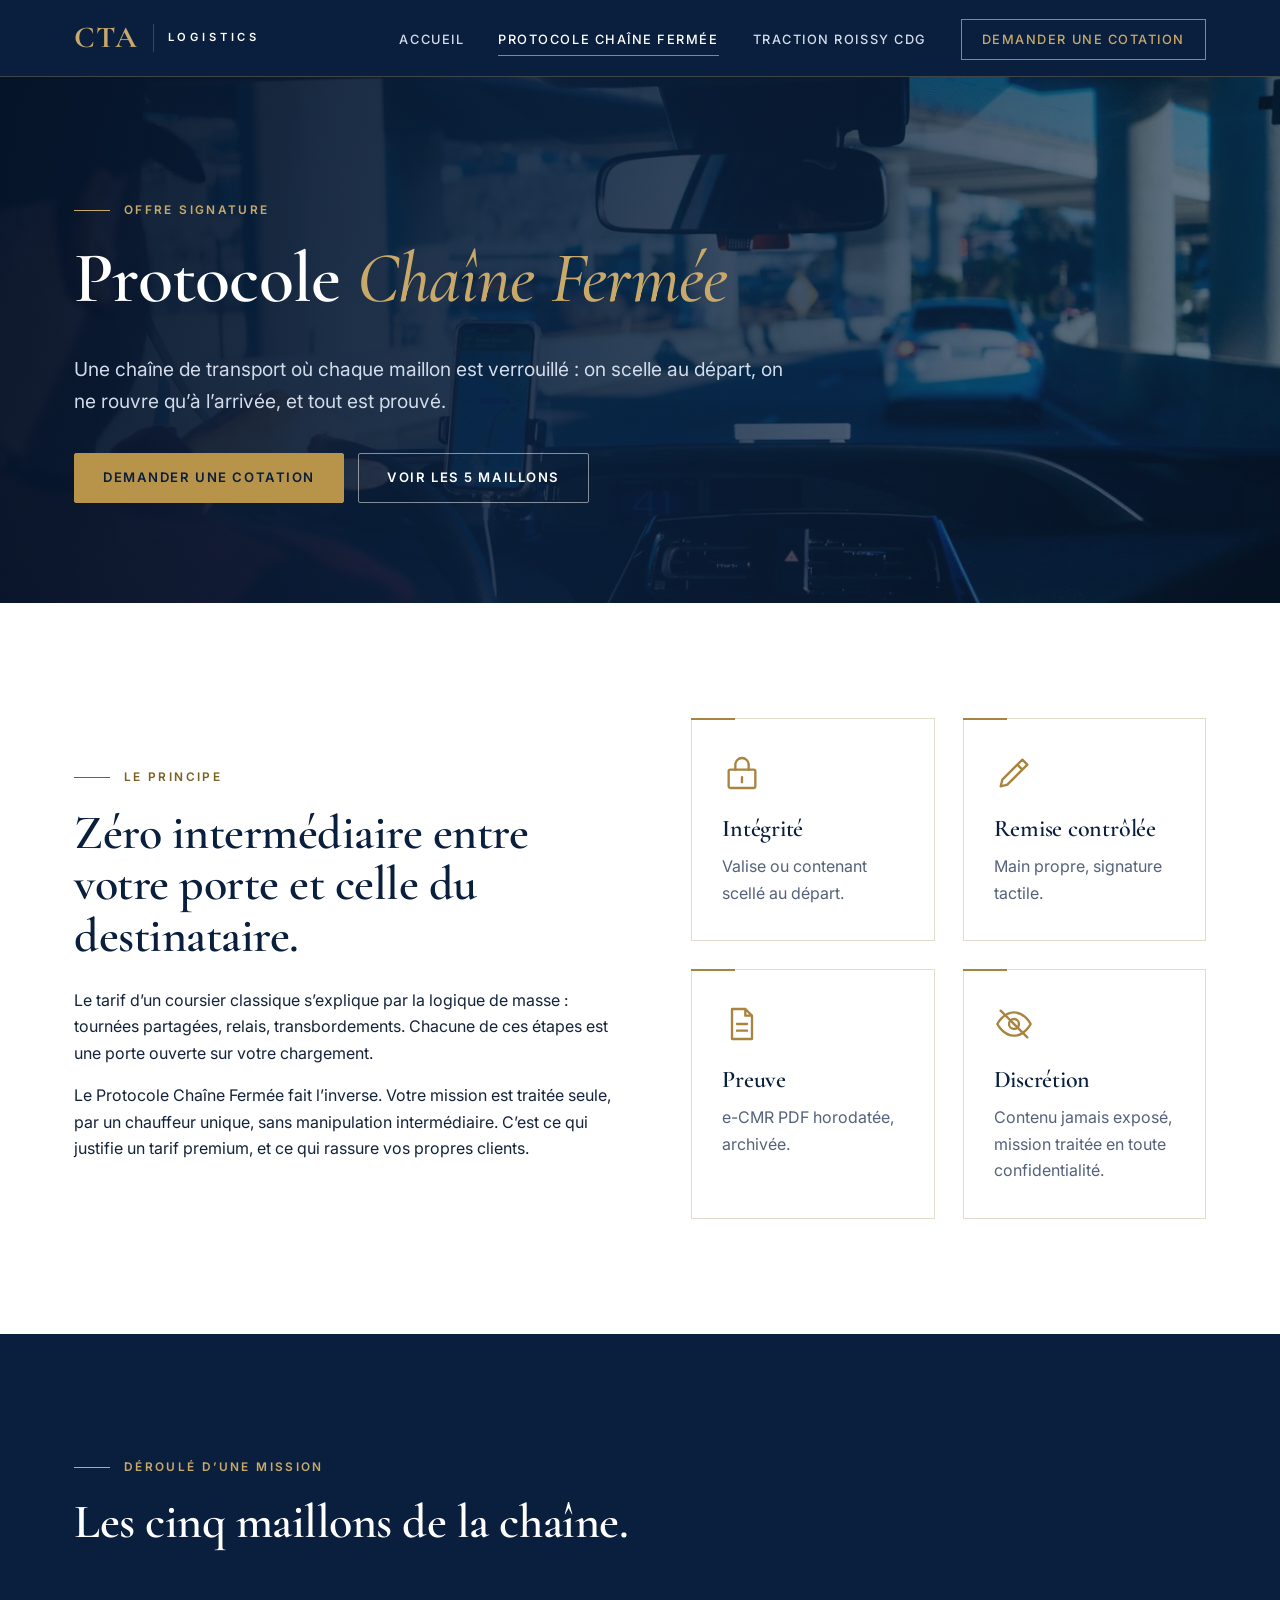
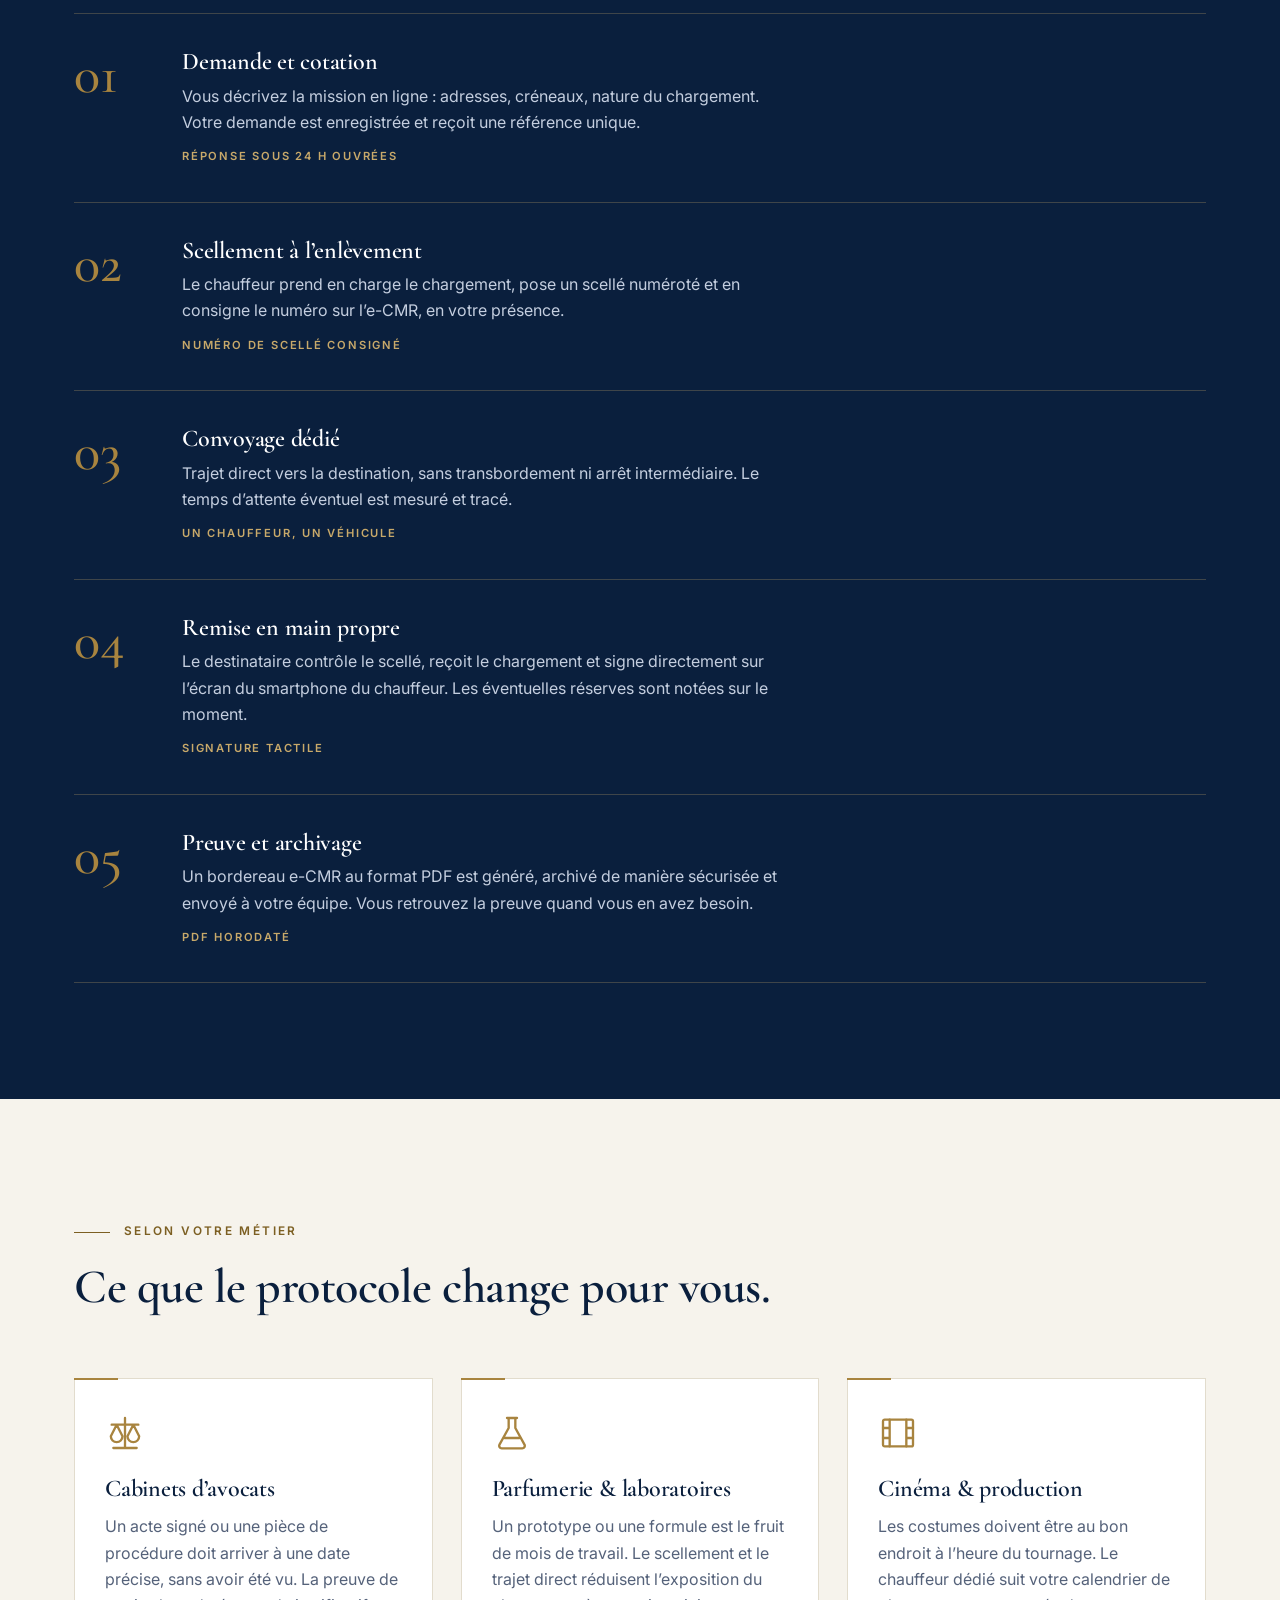
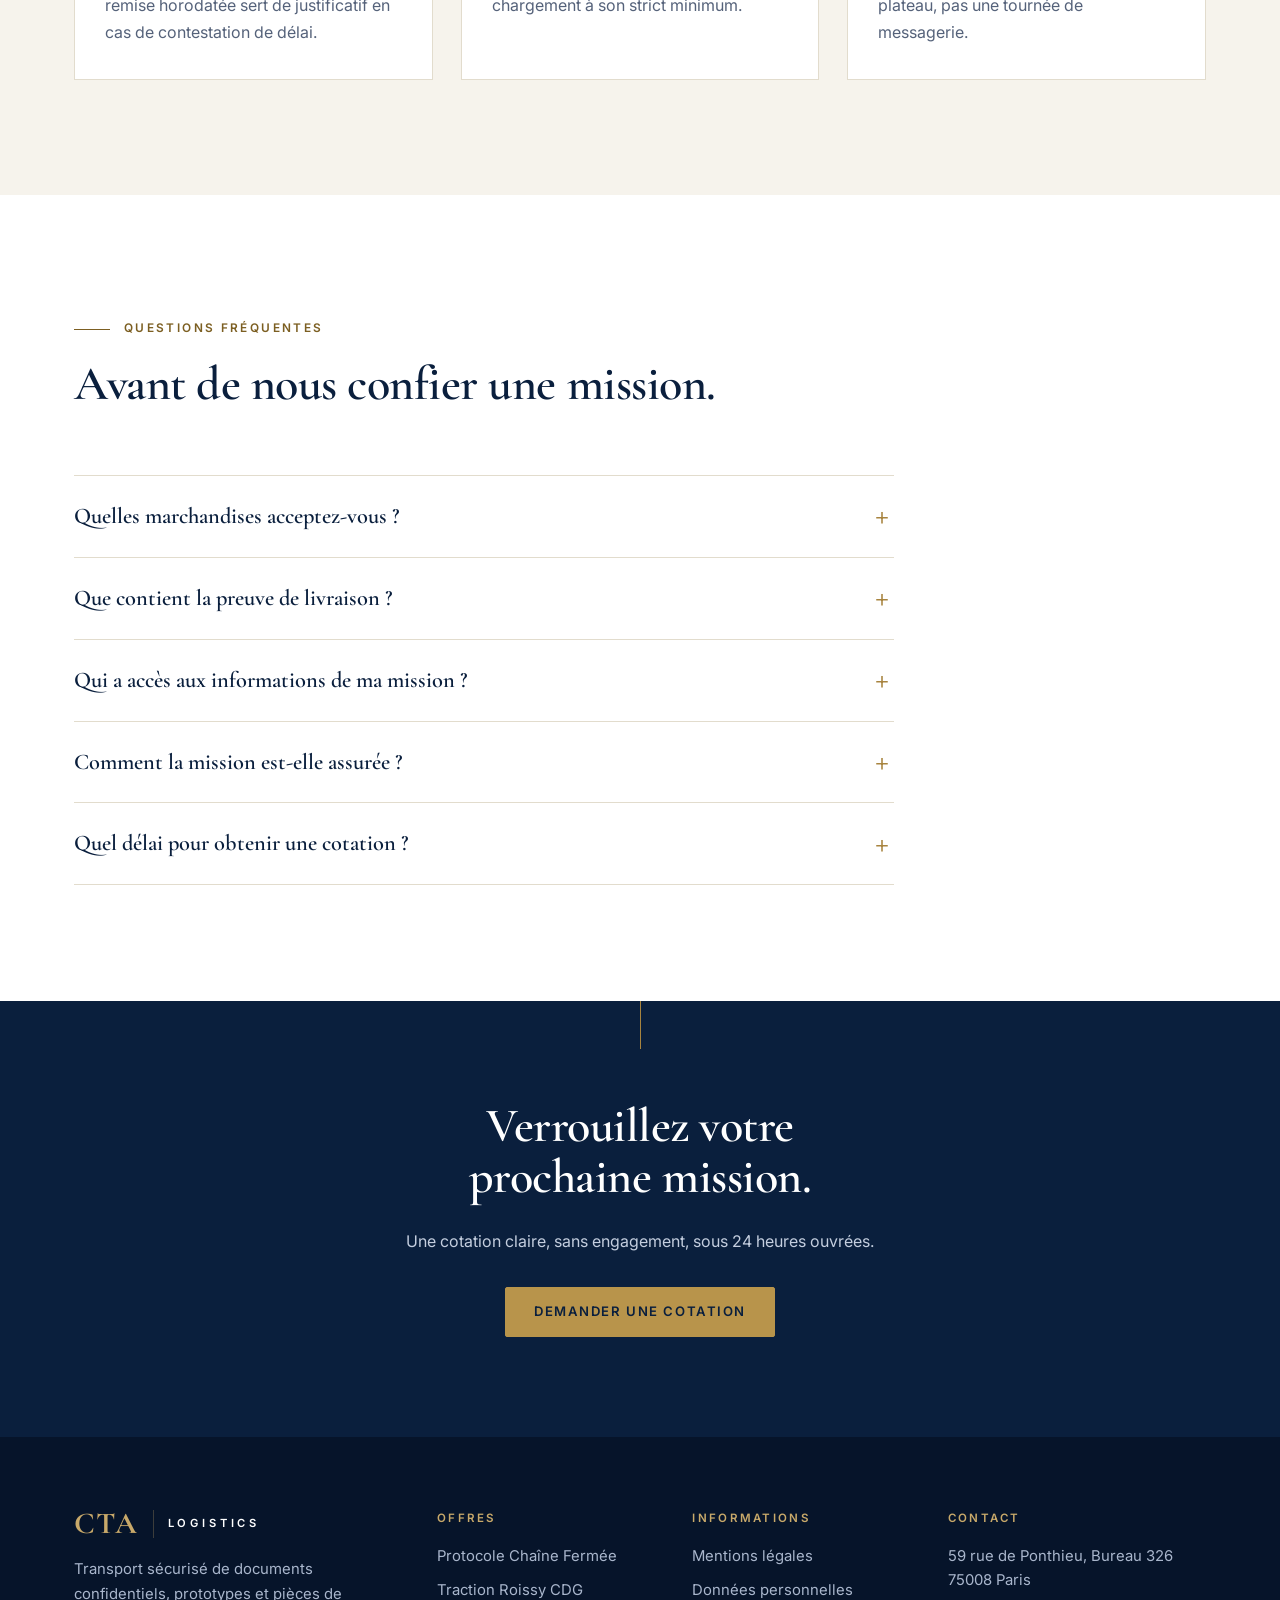
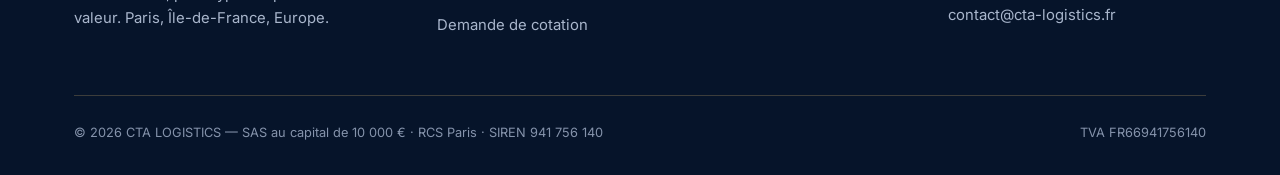
<file: protocole-chaine-fermee.html>
<!doctype html>
<html lang="fr">
<head>
<meta charset="utf-8">
<meta name="viewport" content="width=device-width,initial-scale=1">
<title>Protocole Chaîne Fermée — CTA LOGISTICS</title>
<meta name="description" content="Le Protocole Chaîne Fermée : scellement, convoyage dédié, remise en main propre et preuve e-CMR pour vos documents confidentiels, prototypes et costumes.">
<meta name="theme-color" content="#0A1F3D">

<meta property="og:title" content="Protocole Chaîne Fermée — CTA LOGISTICS">
<meta property="og:description" content="Le Protocole Chaîne Fermée : scellement, convoyage dédié, remise en main propre et preuve e-CMR pour vos documents confidentiels, prototypes et costumes.">
<meta property="og:type" content="website">
<meta property="og:locale" content="fr_FR">
<link rel="icon" type="image/svg+xml" href="favicon.svg">
<link rel="preconnect" href="https://fonts.googleapis.com">
<link rel="preconnect" href="https://fonts.gstatic.com" crossorigin>
<link href="https://fonts.googleapis.com/css2?family=Cormorant+Garamond:ital,wght@0,500;0,600;0,700;1,500&family=Inter:wght@400;500;600&display=swap" rel="stylesheet">
<link rel="stylesheet" href="style.css">
</head>
<body>
<a class="skip" href="#main">Aller au contenu</a>
<header class="site-header">
 <div class="container nav">
  <a class="brand" href="index.html" aria-label="CTA LOGISTICS — accueil">
   <span class="brand-mark">CTA</span><span class="brand-rule"></span><span class="brand-name">Logistics</span>
  </a>
  <button class="burger" id="burger" aria-label="Ouvrir le menu" aria-expanded="false" aria-controls="navLinks"><span></span><span></span><span></span></button>
  <ul class="nav-links" id="navLinks">
   <li><a href="index.html">Accueil</a></li>
   <li><a href="protocole-chaine-fermee.html" aria-current="page">Protocole Chaîne Fermée</a></li>
   <li><a href="traction-roissy-cdg.html">Traction Roissy CDG</a></li>
   <li><a class="nav-cta" href="devis.html">Demander une cotation</a></li>
  </ul>
 </div>
</header>
<main id="main">
<section class="hero hero-sm">
 <div class="hero-bg" style="background-image:url(chauffeur.jpg)" role="img" aria-label="Chauffeur en mission"></div>
 <div class="container">
  <div class="hero-inner">
   <span class="eyebrow">Offre signature</span>
   <h1>Protocole <em>Chaîne Fermée</em></h1>
   <p class="lead">Une chaîne de transport où chaque maillon est verrouillé : on scelle au départ, on ne rouvre qu’à l’arrivée, et tout est prouvé.</p>
   <div class="hero-actions">
    <a class="btn btn-gold" href="devis.html?offre=chaine-fermee">Demander une cotation</a>
    <a class="btn btn-ghost" href="#etapes">Voir les 5 maillons</a>
   </div>
  </div>
 </div>
</section>

<section class="section">
 <div class="container split">
  <div class="reveal">
   <span class="eyebrow">Le principe</span>
   <h2>Zéro intermédiaire entre votre porte et celle du destinataire.</h2>
   <p>Le tarif d’un coursier classique s’explique par la logique de masse : tournées partagées, relais, transbordements. Chacune de ces étapes est une porte ouverte sur votre chargement.</p>
   <p>Le Protocole Chaîne Fermée fait l’inverse. Votre mission est traitée seule, par un chauffeur unique, sans manipulation intermédiaire. C’est ce qui justifie un tarif premium, et ce qui rassure vos propres clients.</p>
  </div>
  <div class="grid grid-2 reveal">
   <article class="card reveal"><div class="card-icon"><svg viewBox="0 0 24 24"><rect x="4" y="10" width="16" height="11" rx="1"/><path d="M8 10V7a4 4 0 0 1 8 0v3M12 14.5v3"/></svg></div><h3>Intégrité</h3><p>Valise ou contenant scellé au départ.</p></article>
   <article class="card reveal"><div class="card-icon"><svg viewBox="0 0 24 24"><path d="M4 20l1-4L17 4l3 3L8 19l-4 1zM14 7l3 3"/></svg></div><h3>Remise contrôlée</h3><p>Main propre, signature tactile.</p></article>
   <article class="card reveal"><div class="card-icon"><svg viewBox="0 0 24 24"><path d="M6 3h8l4 4v14H6zM14 3v4h4M9 12h6M9 16h6"/></svg></div><h3>Preuve</h3><p>e-CMR PDF horodatée, archivée.</p></article>
   <article class="card reveal"><div class="card-icon"><svg viewBox="0 0 24 24"><path d="M2 12s3.6-7 10-7 10 7 10 7-3.6 7-10 7S2 12 2 12z"/><circle cx="12" cy="12" r="3"/><path d="M4 4l16 16"/></svg></div><h3>Discrétion</h3><p>Contenu jamais exposé, mission traitée en toute confidentialité.</p></article>
  </div>
 </div>
</section>

<section class="section on-navy" id="etapes">
 <div class="container">
  <div class="section-head reveal">
   <span class="eyebrow">Déroulé d’une mission</span>
   <h2>Les cinq maillons de la chaîne.</h2>
  </div>
  <ol class="steps">
   <li class="step reveal"><div class="step-num">01</div><div><h3>Demande et cotation</h3><p>Vous décrivez la mission en ligne : adresses, créneaux, nature du chargement. Votre demande est enregistrée et reçoit une référence unique.</p><span class="step-tag">Réponse sous 24 h ouvrées</span></div></li>
   <li class="step reveal"><div class="step-num">02</div><div><h3>Scellement à l’enlèvement</h3><p>Le chauffeur prend en charge le chargement, pose un scellé numéroté et en consigne le numéro sur l’e-CMR, en votre présence.</p><span class="step-tag">Numéro de scellé consigné</span></div></li>
   <li class="step reveal"><div class="step-num">03</div><div><h3>Convoyage dédié</h3><p>Trajet direct vers la destination, sans transbordement ni arrêt intermédiaire. Le temps d’attente éventuel est mesuré et tracé.</p><span class="step-tag">Un chauffeur, un véhicule</span></div></li>
   <li class="step reveal"><div class="step-num">04</div><div><h3>Remise en main propre</h3><p>Le destinataire contrôle le scellé, reçoit le chargement et signe directement sur l’écran du smartphone du chauffeur. Les éventuelles réserves sont notées sur le moment.</p><span class="step-tag">Signature tactile</span></div></li>
   <li class="step reveal"><div class="step-num">05</div><div><h3>Preuve et archivage</h3><p>Un bordereau e-CMR au format PDF est généré, archivé de manière sécurisée et envoyé à votre équipe. Vous retrouvez la preuve quand vous en avez besoin.</p><span class="step-tag">PDF horodaté</span></div></li>
  </ol>
 </div>
</section>

<section class="section section-ivory">
 <div class="container">
  <div class="section-head reveal">
   <span class="eyebrow">Selon votre métier</span>
   <h2>Ce que le protocole change pour vous.</h2>
  </div>
  <div class="grid grid-3">
   <article class="card reveal"><div class="card-icon"><svg viewBox="0 0 24 24"><path d="M12 3v18M5 21h14M4 7h16M7 7l-3.5 7a3.5 3.5 0 0 0 7 0L7 7zM17 7l-3.5 7a3.5 3.5 0 0 0 7 0L17 7z"/></svg></div><h3>Cabinets d’avocats</h3><p>Un acte signé ou une pièce de procédure doit arriver à une date précise, sans avoir été vu. La preuve de remise horodatée sert de justificatif en cas de contestation de délai.</p></article>
   <article class="card reveal"><div class="card-icon"><svg viewBox="0 0 24 24"><path d="M9 3h6M10 3v6L4.5 19a1.5 1.5 0 0 0 1.3 2.2h12.4a1.5 1.5 0 0 0 1.3-2.2L14 9V3M7.5 15h9"/></svg></div><h3>Parfumerie &amp; laboratoires</h3><p>Un prototype ou une formule est le fruit de mois de travail. Le scellement et le trajet direct réduisent l’exposition du chargement à son strict minimum.</p></article>
   <article class="card reveal"><div class="card-icon"><svg viewBox="0 0 24 24"><rect x="3" y="4" width="18" height="16" rx="1"/><path d="M7 4v16M17 4v16M3 9h4M3 15h4M17 9h4M17 15h4"/></svg></div><h3>Cinéma &amp; production</h3><p>Les costumes doivent être au bon endroit à l’heure du tournage. Le chauffeur dédié suit votre calendrier de plateau, pas une tournée de messagerie.</p></article>
  </div>
 </div>
</section>

<section class="section">
 <div class="container">
  <div class="section-head reveal">
   <span class="eyebrow">Questions fréquentes</span>
   <h2>Avant de nous confier une mission.</h2>
  </div>
  <div class="faq reveal">
   <details><summary>Quelles marchandises acceptez-vous&nbsp;?</summary><p>Documents et dossiers, prototypes, échantillons, costumes et accessoires, objets de valeur de taille raisonnable. Nos véhicules sont des véhicules légers (3,5 t maximum). Pour toute marchandise particulière, précisez-le dans votre demande.</p></details>
   <details><summary>Que contient la preuve de livraison&nbsp;?</summary><p>La référence de mission, le numéro de scellé, l’heure d’enlèvement et de remise, le nom et la signature du réceptionnaire, les éventuelles réserves et le temps d’attente. Le tout dans un PDF envoyé par e-mail.</p></details>
   <details><summary>Qui a accès aux informations de ma mission&nbsp;?</summary><p>Uniquement les personnes habilitées de CTA LOGISTICS. Les données sont hébergées sur Google Workspace avec accès restreint et double authentification. Nous ne les partageons avec personne.</p></details>
   <details><summary>Comment la mission est-elle assurée&nbsp;?</summary><p>Les conditions d’assurance, y compris la valeur déclarée, sont précisées dans la cotation, selon la nature et la valeur du chargement.</p></details>
   <details><summary>Quel délai pour obtenir une cotation&nbsp;?</summary><p>Nous répondons sous 24 heures ouvrées. Pour une mission urgente, indiquez-le dans le formulaire.</p></details>
  </div>
 </div>
</section>
<section class="band">
 <div class="container reveal">
  <h2>Verrouillez votre prochaine mission.</h2>
  <p>Une cotation claire, sans engagement, sous 24 heures ouvrées.</p>
  <a class="btn btn-gold" href="devis.html?offre=chaine-fermee">Demander une cotation</a>
 </div>
</section>
</main>
<footer class="site-footer">
 <div class="container">
  <div class="footer-grid">
   <div class="footer-brand">
    <a class="brand" href="index.html" aria-label="CTA LOGISTICS"><span class="brand-mark">CTA</span><span class="brand-rule"></span><span class="brand-name">Logistics</span></a>
    <p>Transport sécurisé de documents confidentiels, prototypes et pièces de valeur. Paris, Île-de-France, Europe.</p>
   </div>
   <div>
    <h4>Offres</h4>
    <ul>
     <li><a href="protocole-chaine-fermee.html">Protocole Chaîne Fermée</a></li>
     <li><a href="traction-roissy-cdg.html">Traction Roissy CDG</a></li>
     <li><a href="devis.html">Demande de cotation</a></li>
    </ul>
   </div>
   <div>
    <h4>Informations</h4>
    <ul>
     <li><a href="mentions-legales.html">Mentions légales</a></li>
     <li><a href="mentions-legales.html#donnees">Données personnelles</a></li>
    </ul>
   </div>
   <div>
    <h4>Contact</h4>
    <ul>
     <li>59 rue de Ponthieu, Bureau 326<br>75008 Paris</li>
     <li><a href="mailto:contact@cta-logistics.fr">contact@cta-logistics.fr</a></li>
    </ul>
   </div>
  </div>
  <div class="legal-line">
   <span>© 2026 CTA LOGISTICS — SAS au capital de 10 000 € · RCS Paris · SIREN 941 756 140</span>
   <span>TVA FR66941756140</span>
  </div>
 </div>
</footer>
<script src="config.js"></script>
<script src="main.js"></script>
</body>
</html>
</file>
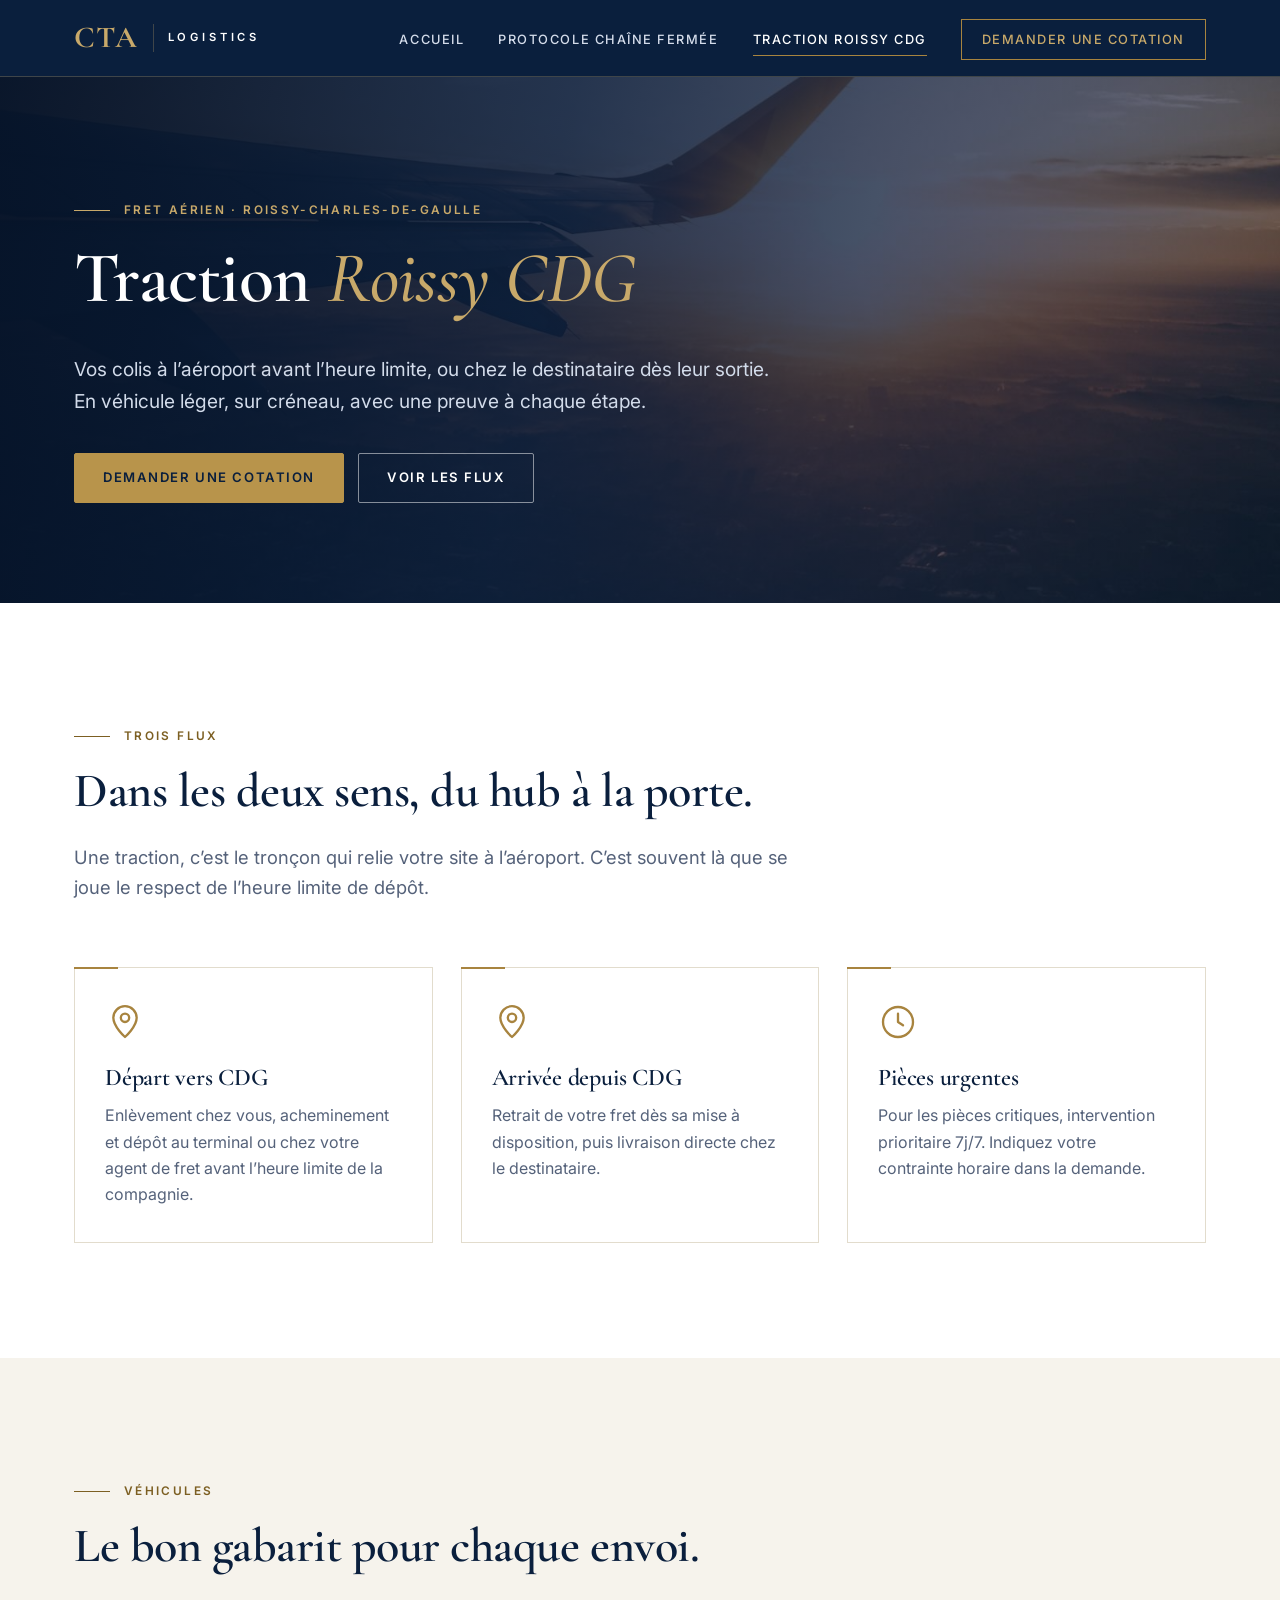
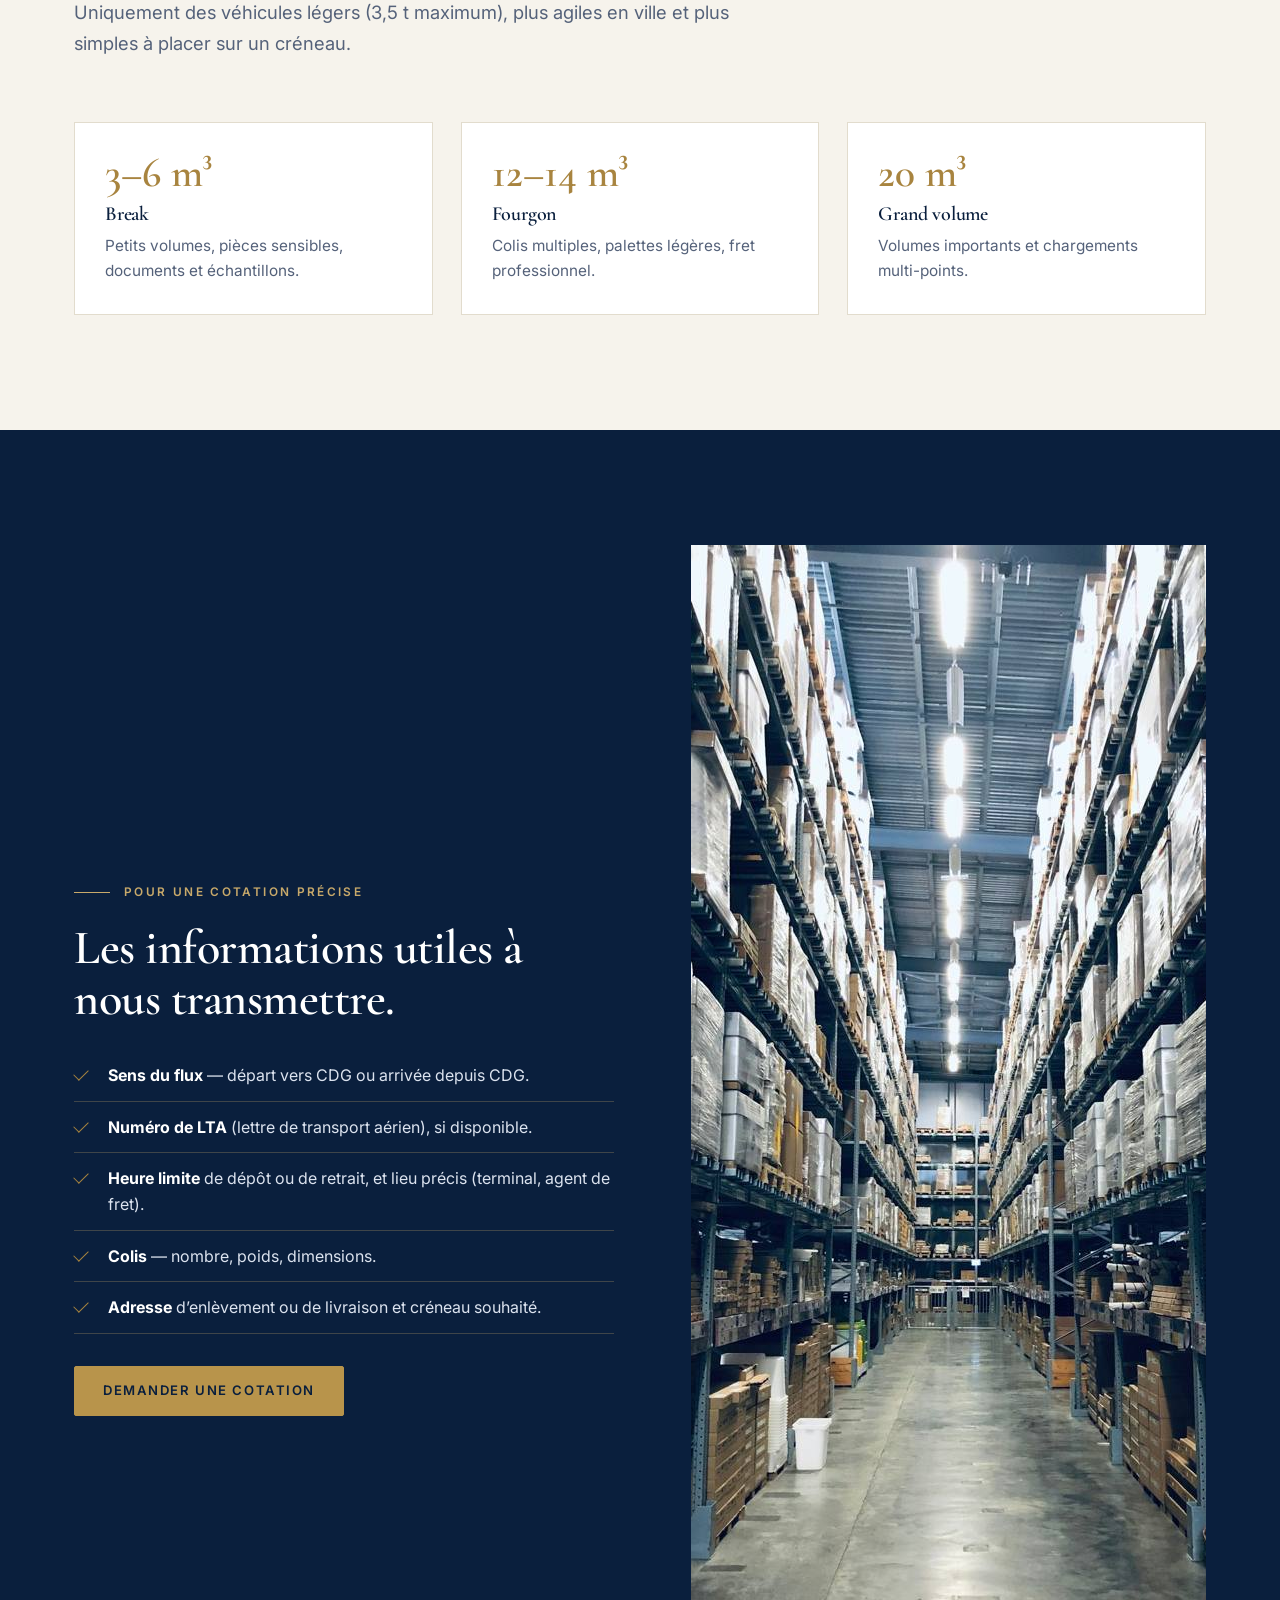
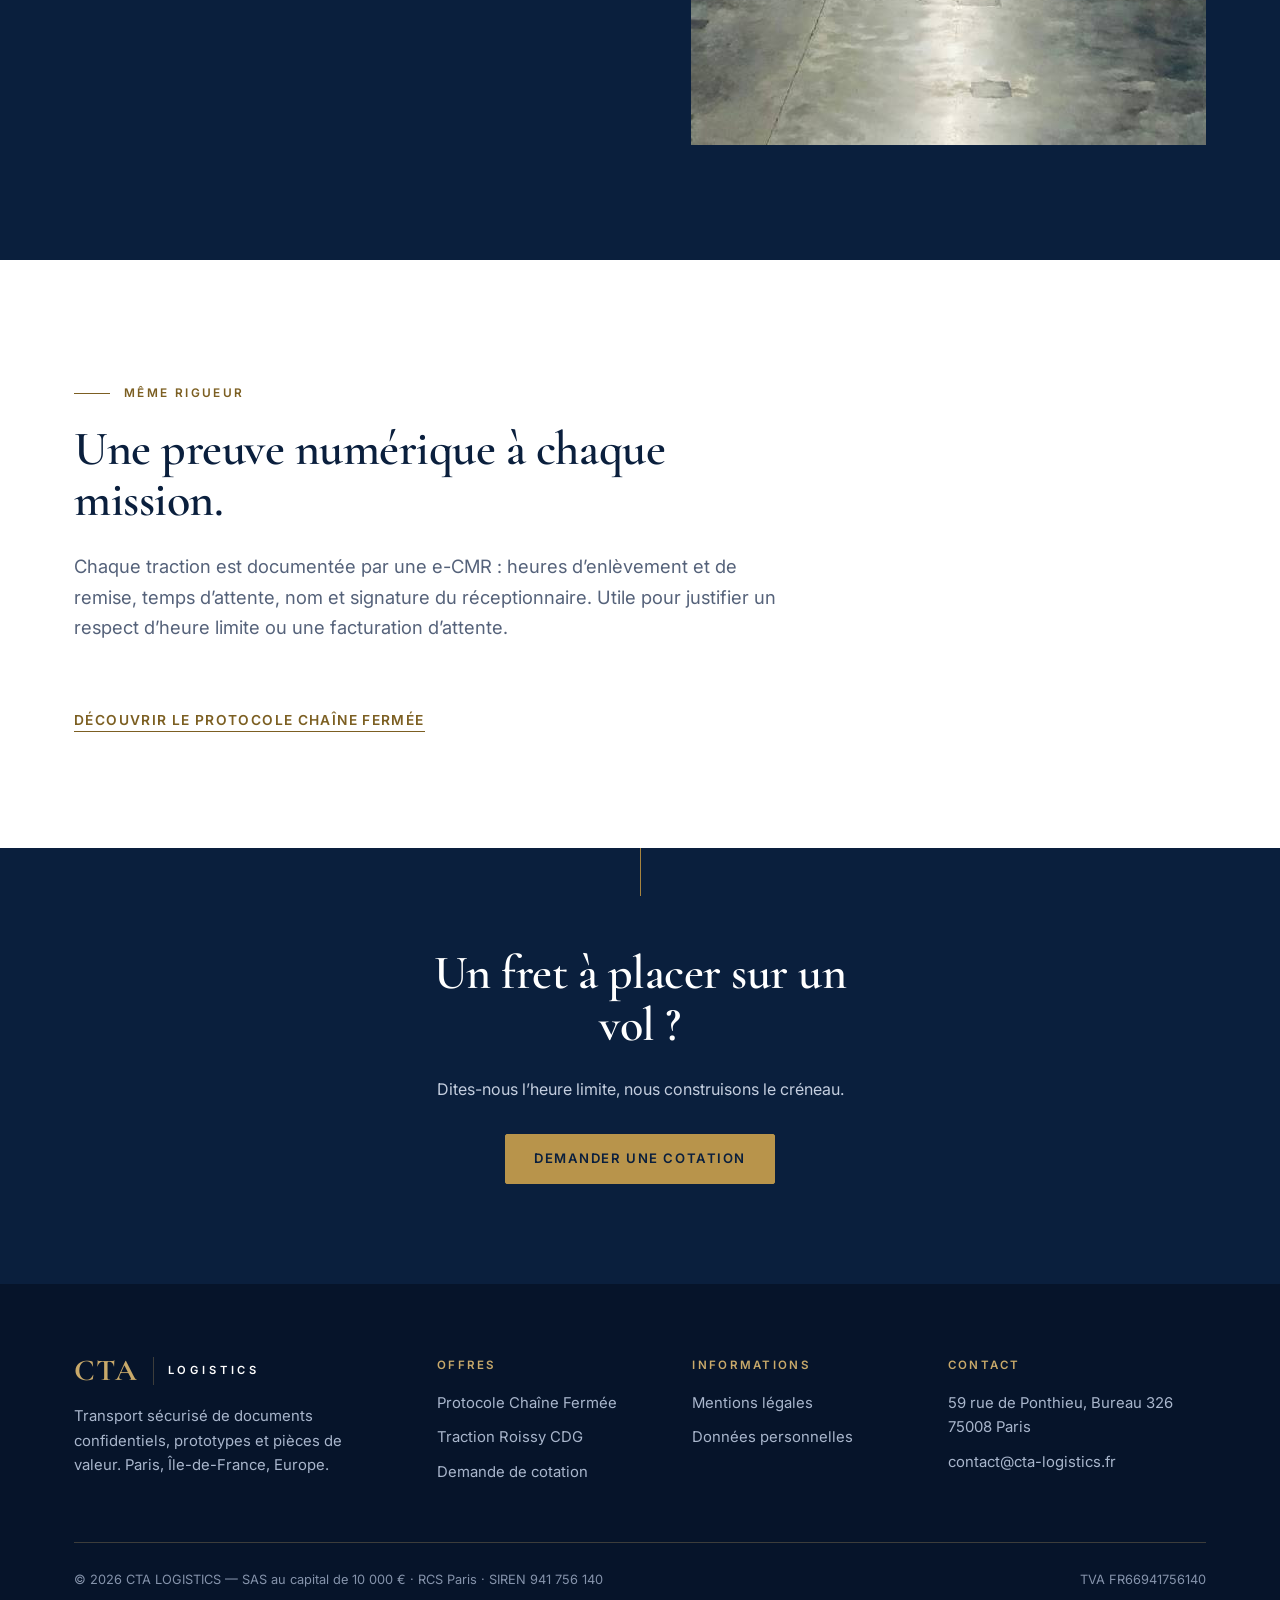
<file: traction-roissy-cdg.html>
<!doctype html>
<html lang="fr">
<head>
<meta charset="utf-8">
<meta name="viewport" content="width=device-width,initial-scale=1">
<title>Traction Roissy CDG — CTA LOGISTICS</title>
<meta name="description" content="Pré- et post-acheminement de fret vers et depuis Roissy-Charles-de-Gaulle en véhicule léger : break, fourgon, grand volume. Pièces urgentes 7j/7.">
<meta name="theme-color" content="#0A1F3D">

<meta property="og:title" content="Traction Roissy CDG — CTA LOGISTICS">
<meta property="og:description" content="Pré- et post-acheminement de fret vers et depuis Roissy-Charles-de-Gaulle en véhicule léger : break, fourgon, grand volume. Pièces urgentes 7j/7.">
<meta property="og:type" content="website">
<meta property="og:locale" content="fr_FR">
<link rel="icon" type="image/svg+xml" href="favicon.svg">
<link rel="preconnect" href="https://fonts.googleapis.com">
<link rel="preconnect" href="https://fonts.gstatic.com" crossorigin>
<link href="https://fonts.googleapis.com/css2?family=Cormorant+Garamond:ital,wght@0,500;0,600;0,700;1,500&family=Inter:wght@400;500;600&display=swap" rel="stylesheet">
<link rel="stylesheet" href="style.css">
</head>
<body>
<a class="skip" href="#main">Aller au contenu</a>
<header class="site-header">
 <div class="container nav">
  <a class="brand" href="index.html" aria-label="CTA LOGISTICS — accueil">
   <span class="brand-mark">CTA</span><span class="brand-rule"></span><span class="brand-name">Logistics</span>
  </a>
  <button class="burger" id="burger" aria-label="Ouvrir le menu" aria-expanded="false" aria-controls="navLinks"><span></span><span></span><span></span></button>
  <ul class="nav-links" id="navLinks">
   <li><a href="index.html">Accueil</a></li>
   <li><a href="protocole-chaine-fermee.html">Protocole Chaîne Fermée</a></li>
   <li><a href="traction-roissy-cdg.html" aria-current="page">Traction Roissy CDG</a></li>
   <li><a class="nav-cta" href="devis.html">Demander une cotation</a></li>
  </ul>
 </div>
</header>
<main id="main">
<section class="hero hero-sm">
 <div class="hero-bg" style="background-image:url(cdg-avion.jpg)" role="img" aria-label="Aile d’avion au coucher du soleil"></div>
 <div class="container">
  <div class="hero-inner">
   <span class="eyebrow">Fret aérien · Roissy-Charles-de-Gaulle</span>
   <h1>Traction <em>Roissy CDG</em></h1>
   <p class="lead">Vos colis à l’aéroport avant l’heure limite, ou chez le destinataire dès leur sortie. En véhicule léger, sur créneau, avec une preuve à chaque étape.</p>
   <div class="hero-actions">
    <a class="btn btn-gold" href="devis.html?offre=traction-cdg">Demander une cotation</a>
    <a class="btn btn-ghost" href="#flux">Voir les flux</a>
   </div>
  </div>
 </div>
</section>

<section class="section" id="flux">
 <div class="container">
  <div class="section-head reveal">
   <span class="eyebrow">Trois flux</span>
   <h2>Dans les deux sens, du hub à la porte.</h2>
   <p class="lead">Une traction, c’est le tronçon qui relie votre site à l’aéroport. C’est souvent là que se joue le respect de l’heure limite de dépôt.</p>
  </div>
  <div class="grid grid-3">
   <article class="card reveal"><div class="card-icon"><svg viewBox="0 0 24 24"><path d="M12 21s7-6.2 7-11.5A7 7 0 0 0 5 9.5C5 14.8 12 21 12 21z"/><circle cx="12" cy="9.5" r="2.5"/></svg></div><h3>Départ vers CDG</h3><p>Enlèvement chez vous, acheminement et dépôt au terminal ou chez votre agent de fret avant l’heure limite de la compagnie.</p></article>
   <article class="card reveal"><div class="card-icon"><svg viewBox="0 0 24 24"><path d="M12 21s7-6.2 7-11.5A7 7 0 0 0 5 9.5C5 14.8 12 21 12 21z"/><circle cx="12" cy="9.5" r="2.5"/></svg></div><h3>Arrivée depuis CDG</h3><p>Retrait de votre fret dès sa mise à disposition, puis livraison directe chez le destinataire.</p></article>
   <article class="card reveal"><div class="card-icon"><svg viewBox="0 0 24 24"><circle cx="12" cy="12" r="9"/><path d="M12 7v5l3 2"/></svg></div><h3>Pièces urgentes</h3><p>Pour les pièces critiques, intervention prioritaire 7j/7. Indiquez votre contrainte horaire dans la demande.</p></article>
  </div>
 </div>
</section>

<section class="section section-ivory">
 <div class="container">
  <div class="section-head reveal">
   <span class="eyebrow">Véhicules</span>
   <h2>Le bon gabarit pour chaque envoi.</h2>
   <p class="lead">Uniquement des véhicules légers (3,5 t maximum), plus agiles en ville et plus simples à placer sur un créneau.</p>
  </div>
  <div class="grid grid-3 reveal">
   <div class="spec"><div class="spec-vol">3–6 m³</div><h3>Break</h3><p>Petits volumes, pièces sensibles, documents et échantillons.</p></div>
   <div class="spec"><div class="spec-vol">12–14 m³</div><h3>Fourgon</h3><p>Colis multiples, palettes légères, fret professionnel.</p></div>
   <div class="spec"><div class="spec-vol">20 m³</div><h3>Grand volume</h3><p>Volumes importants et chargements multi-points.</p></div>
  </div>
 </div>
</section>

<section class="section on-navy">
 <div class="container split">
  <div class="reveal">
   <span class="eyebrow">Pour une cotation précise</span>
   <h2>Les informations utiles à nous transmettre.</h2>
   <ul class="ticks">
    <li><strong>Sens du flux</strong> — départ vers CDG ou arrivée depuis CDG.</li>
    <li><strong>Numéro de LTA</strong> (lettre de transport aérien), si disponible.</li>
    <li><strong>Heure limite</strong> de dépôt ou de retrait, et lieu précis (terminal, agent de fret).</li>
    <li><strong>Colis</strong> — nombre, poids, dimensions.</li>
    <li><strong>Adresse</strong> d’enlèvement ou de livraison et créneau souhaité.</li>
   </ul>
   <a class="btn btn-gold" href="devis.html?offre=traction-cdg">Demander une cotation</a>
  </div>
  <div class="split-media wide reveal"><img src="entrepot.jpg" alt="Allée d’entrepôt logistique" loading="lazy" width="900" height="1200"></div>
 </div>
</section>

<section class="section">
 <div class="container">
  <div class="section-head reveal">
   <span class="eyebrow">Même rigueur</span>
   <h2>Une preuve numérique à chaque mission.</h2>
   <p class="lead">Chaque traction est documentée par une e-CMR : heures d’enlèvement et de remise, temps d’attente, nom et signature du réceptionnaire. Utile pour justifier un respect d’heure limite ou une facturation d’attente.</p>
  </div>
  <div class="reveal"><a class="link-arrow" href="protocole-chaine-fermee.html">Découvrir le Protocole Chaîne Fermée</a></div>
 </div>
</section>
<section class="band">
 <div class="container reveal">
  <h2>Un fret à placer sur un vol&nbsp;?</h2>
  <p>Dites-nous l’heure limite, nous construisons le créneau.</p>
  <a class="btn btn-gold" href="devis.html?offre=traction-cdg">Demander une cotation</a>
 </div>
</section>
</main>
<footer class="site-footer">
 <div class="container">
  <div class="footer-grid">
   <div class="footer-brand">
    <a class="brand" href="index.html" aria-label="CTA LOGISTICS"><span class="brand-mark">CTA</span><span class="brand-rule"></span><span class="brand-name">Logistics</span></a>
    <p>Transport sécurisé de documents confidentiels, prototypes et pièces de valeur. Paris, Île-de-France, Europe.</p>
   </div>
   <div>
    <h4>Offres</h4>
    <ul>
     <li><a href="protocole-chaine-fermee.html">Protocole Chaîne Fermée</a></li>
     <li><a href="traction-roissy-cdg.html">Traction Roissy CDG</a></li>
     <li><a href="devis.html">Demande de cotation</a></li>
    </ul>
   </div>
   <div>
    <h4>Informations</h4>
    <ul>
     <li><a href="mentions-legales.html">Mentions légales</a></li>
     <li><a href="mentions-legales.html#donnees">Données personnelles</a></li>
    </ul>
   </div>
   <div>
    <h4>Contact</h4>
    <ul>
     <li>59 rue de Ponthieu, Bureau 326<br>75008 Paris</li>
     <li><a href="mailto:contact@cta-logistics.fr">contact@cta-logistics.fr</a></li>
    </ul>
   </div>
  </div>
  <div class="legal-line">
   <span>© 2026 CTA LOGISTICS — SAS au capital de 10 000 € · RCS Paris · SIREN 941 756 140</span>
   <span>TVA FR66941756140</span>
  </div>
 </div>
</footer>
<script src="config.js"></script>
<script src="main.js"></script>
</body>
</html>
</file>
<file: style.css>
/* =========================================================
   CTA LOGISTICS — Charte « Prestige »
   Bleu Marine #0A1F3D · Or Mat #A8843F
   ========================================================= */
:root{
  --navy:#0A1F3D;
  --navy-2:#0E2A52;
  --navy-deep:#06142A;
  --gold:#A8843F;          /* or mat : fonds, filets, grands textes */
  --gold-soft:#C8A96A;     /* or clair : petits textes sur fond marine */
  --gold-deep:#7C5F22;     /* or foncé : petits textes sur fond clair */
  --ivory:#F6F3EC;
  --paper:#FFFFFF;
  --ink:#14233A;
  --muted:#55627A;
  --line:#E2DCCD;
  --line-navy:rgba(200,169,106,.28);
  --danger:#A32626;
  --ok:#1F6B45;
  --serif:'Cormorant Garamond',Georgia,'Times New Roman',serif;
  --sans:'Inter',system-ui,-apple-system,'Segoe UI',Roboto,Arial,sans-serif;
  --maxw:1180px;
  --nav-h:76px;
}
*,*::before,*::after{box-sizing:border-box}
html{scroll-behavior:smooth;-webkit-text-size-adjust:100%}
body{margin:0;font-family:var(--sans);font-size:1rem;line-height:1.65;color:var(--ink);background:var(--paper);-webkit-font-smoothing:antialiased}
img{max-width:100%;display:block}
a{color:inherit}
:focus-visible{outline:2px solid var(--gold);outline-offset:3px}
.container{width:100%;max-width:var(--maxw);margin:0 auto;padding:0 24px}
.skip{position:absolute;left:-999px;top:0;background:var(--gold);color:var(--navy);padding:10px 16px;z-index:200;font-weight:600}
.skip:focus{left:8px;top:8px}

/* ---------- Typographie ---------- */
h1,h2,h3{font-family:var(--serif);font-weight:600;line-height:1.08;letter-spacing:-.01em;margin:0 0 .5em;color:var(--navy)}
h1{font-size:clamp(2.5rem,6.2vw,4.5rem)}
h2{font-size:clamp(2rem,4.2vw,3rem)}
h3{font-size:1.5rem;line-height:1.2}
p{margin:0 0 1em}
.lead{font-size:1.15rem;color:var(--muted);max-width:60ch}
.eyebrow{display:inline-flex;align-items:center;gap:14px;font-size:.74rem;font-weight:600;letter-spacing:.2em;text-transform:uppercase;color:var(--gold-deep);margin-bottom:1.25rem}
.eyebrow::before{content:"";width:36px;height:1px;background:currentColor}
.on-navy{background:var(--navy);color:#DCE3EF}
.on-navy h1,.on-navy h2,.on-navy h3{color:#fff}
.on-navy .eyebrow{color:var(--gold-soft)}
.on-navy .lead,.on-navy p{color:#C4CEDF}

/* ---------- Boutons ---------- */
.btn{display:inline-flex;align-items:center;justify-content:center;gap:10px;min-height:50px;padding:0 28px;font:600 .82rem/1 var(--sans);letter-spacing:.12em;text-transform:uppercase;text-decoration:none;border:1px solid transparent;border-radius:2px;cursor:pointer;transition:background .25s,color .25s,border-color .25s,transform .25s}
.btn-gold{color:var(--navy);background:#B8944B;border-color:#B8944B}
.btn-gold:hover{background:var(--gold-soft);border-color:var(--gold-soft)}
.btn-ghost{color:#fff;border-color:rgba(255,255,255,.5)}
.btn-ghost:hover{border-color:var(--gold-soft);color:var(--gold-soft)}
.btn-outline{color:var(--navy);border-color:var(--navy)}
.btn-outline:hover{background:var(--navy);color:#fff}
.btn-block{width:100%}
.btn[disabled]{opacity:.6;cursor:wait}
.link-arrow{font-weight:600;font-size:.86rem;letter-spacing:.1em;text-transform:uppercase;text-decoration:none;color:var(--gold-deep);border-bottom:1px solid currentColor;padding-bottom:3px}
.on-navy .link-arrow{color:var(--gold-soft)}
.link-arrow:hover{color:var(--navy)}
.on-navy .link-arrow:hover{color:#fff}

/* ---------- Navigation ---------- */
.site-header{position:sticky;top:0;z-index:100;background:var(--navy);border-bottom:1px solid var(--line-navy)}
.nav{display:flex;align-items:center;justify-content:space-between;height:var(--nav-h)}
.brand{display:flex;align-items:center;gap:14px;text-decoration:none;color:#fff}
.brand-mark{font-family:var(--serif);font-weight:700;font-size:1.9rem;letter-spacing:.04em;color:var(--gold-soft);line-height:1}
.brand-rule{width:1px;height:28px;background:var(--line-navy)}
.brand-name{font-size:.7rem;font-weight:600;letter-spacing:.34em;text-transform:uppercase;color:#fff;line-height:1.2}
.nav-links{display:flex;align-items:center;gap:34px;list-style:none;margin:0;padding:0}
.nav-links a{font-size:.8rem;font-weight:500;letter-spacing:.12em;text-transform:uppercase;text-decoration:none;color:#D5DDEB;padding:8px 0;border-bottom:1px solid transparent;transition:color .2s,border-color .2s}
.nav-links a:hover,.nav-links a[aria-current="page"]{color:#fff;border-bottom-color:var(--gold)}
.nav-links .nav-cta{border:1px solid var(--gold);padding:12px 20px;color:var(--gold-soft)}
.nav-links .nav-cta:hover,.nav-links .nav-cta[aria-current="page"]{background:var(--gold);color:var(--navy);border-color:var(--gold)}
.burger{display:none;width:46px;height:46px;background:none;border:1px solid var(--line-navy);border-radius:2px;cursor:pointer;padding:0;position:relative}
.burger span{position:absolute;left:12px;right:12px;height:1.5px;background:#fff;transition:transform .25s,opacity .25s}
.burger span:nth-child(1){top:16px}.burger span:nth-child(2){top:22px}.burger span:nth-child(3){top:28px}
.burger[aria-expanded="true"] span:nth-child(1){transform:translateY(6px) rotate(45deg)}
.burger[aria-expanded="true"] span:nth-child(2){opacity:0}
.burger[aria-expanded="true"] span:nth-child(3){transform:translateY(-6px) rotate(-45deg)}

/* ---------- Hero ---------- */
.hero{position:relative;color:#fff;background:var(--navy);overflow:hidden;isolation:isolate}
.hero-bg{position:absolute;inset:0;z-index:-2;background-size:cover;background-position:center}
.hero::before{content:"";position:absolute;inset:0;z-index:-1;background:linear-gradient(100deg,rgba(6,20,42,.96) 0%,rgba(10,31,61,.88) 42%,rgba(10,31,61,.55) 100%)}
.hero-inner{padding:clamp(72px,11vw,150px) 0 clamp(64px,9vw,120px);max-width:780px}
.hero h1{color:#fff}
.hero h1 em{font-style:italic;color:var(--gold-soft);font-weight:500}
.hero .lead{color:#D2DBEA;font-size:1.2rem;margin-bottom:2.2rem}
.hero .eyebrow{color:var(--gold-soft)}
.hero-actions{display:flex;flex-wrap:wrap;gap:14px}
.hero-sm .hero-inner{padding:clamp(64px,9vw,120px) 0 clamp(56px,8vw,100px)}
.hero-facts{display:flex;flex-wrap:wrap;gap:0;margin-top:clamp(40px,6vw,72px);padding-bottom:clamp(36px,5vw,56px);border-top:1px solid var(--line-navy)}
.hero-facts div{flex:1 1 200px;padding:20px 24px 0 0;font-size:.78rem;letter-spacing:.16em;text-transform:uppercase;color:#C4CEDF}
.hero-facts strong{display:block;font-family:var(--serif);font-size:1.4rem;letter-spacing:0;text-transform:none;color:var(--gold-soft);font-weight:600;margin-bottom:2px}

/* ---------- Sections ---------- */
.section{padding:clamp(64px,9vw,120px) 0}
.section-ivory{background:var(--ivory)}
.section-head{max-width:720px;margin-bottom:clamp(36px,5vw,64px)}
.section-head.center{margin-inline:auto;text-align:center}
.section-head.center .eyebrow{justify-content:center}
.grid{display:grid;gap:28px}
.grid-3{grid-template-columns:repeat(3,1fr)}
.grid-4{grid-template-columns:repeat(4,1fr)}
.grid-2{grid-template-columns:repeat(2,1fr)}
.card{background:var(--paper);border:1px solid var(--line);padding:34px 30px;position:relative;transition:border-color .3s,transform .3s,box-shadow .3s}
.card::before{content:"";position:absolute;left:-1px;top:-1px;width:44px;height:2px;background:var(--gold)}
.card:hover{border-color:var(--gold);box-shadow:0 18px 40px -24px rgba(10,31,61,.35)}
.card h3{margin-bottom:.6rem}
.card p{color:var(--muted);margin:0}
.card-icon{width:40px;height:40px;color:var(--gold);margin-bottom:22px}
.card-icon svg{width:100%;height:100%;fill:none;stroke:currentColor;stroke-width:1.4;stroke-linecap:round;stroke-linejoin:round}
.on-navy .card{background:rgba(255,255,255,.03);border-color:var(--line-navy)}
.on-navy .card p{color:#C4CEDF}

.split{display:grid;grid-template-columns:1.05fr 1fr;gap:clamp(32px,6vw,88px);align-items:center}
.split.reverse .split-media{order:-1}
.split-media{position:relative}
.split-media img{width:100%;aspect-ratio:1/1;object-fit:cover}
.split-media.wide img{aspect-ratio:3/2}
.split-media::after{content:"";position:absolute;inset:18px -18px -18px 18px;border:1px solid var(--gold);z-index:-1}
.split.reverse .split-media::after{inset:18px 18px -18px -18px}
.ticks{list-style:none;margin:1.4rem 0 2rem;padding:0}
.ticks li{position:relative;padding:12px 0 12px 34px;border-bottom:1px solid var(--line)}
.on-navy .ticks li{border-color:var(--line-navy)}
.ticks li::before{content:"";position:absolute;left:0;top:19px;width:14px;height:8px;border-left:1.5px solid var(--gold);border-bottom:1.5px solid var(--gold);transform:rotate(-45deg)}
.ticks strong{color:var(--navy)}
.on-navy .ticks strong{color:#fff}

/* Étapes du protocole */
.steps{list-style:none;margin:0;padding:0;counter-reset:step;display:grid;gap:0}
.step{display:grid;grid-template-columns:88px 1fr;gap:20px;padding:34px 0;border-top:1px solid var(--line)}
.step:last-child{border-bottom:1px solid var(--line)}
.on-navy .step{border-color:var(--line-navy)}
.step-num{font-family:var(--serif);font-size:3.4rem;line-height:1;color:var(--gold);font-weight:500}
.step h3{margin-bottom:.35rem}
.step p{margin:0;color:var(--muted);max-width:62ch}
.on-navy .step p{color:#C4CEDF}
.step-tag{display:inline-block;margin-top:12px;font-size:.7rem;letter-spacing:.16em;text-transform:uppercase;font-weight:600;color:var(--gold-deep)}
.on-navy .step-tag{color:var(--gold-soft)}

/* Tableau comparatif */
.compare{width:100%;border-collapse:collapse;background:var(--paper);border:1px solid var(--line);font-size:.97rem}
.compare th,.compare td{padding:18px 22px;text-align:left;vertical-align:top;border-bottom:1px solid var(--line)}
.compare thead th{font-size:.72rem;letter-spacing:.18em;text-transform:uppercase;color:var(--muted);font-weight:600}
.compare thead th:last-child{background:var(--navy);color:var(--gold-soft)}
.compare tbody th{font-weight:600;color:var(--navy);width:22%}
.compare td:last-child{background:#FBF8F1;color:var(--ink);font-weight:500}
.compare td:nth-child(2){color:var(--muted)}
.table-wrap{overflow-x:auto}

/* Bandeau CTA */
.band{background:var(--navy);color:#fff;text-align:center;padding:clamp(60px,8vw,100px) 0;position:relative;overflow:hidden}
.band::before{content:"";position:absolute;left:50%;top:0;width:1px;height:48px;background:var(--gold)}
.band h2{color:#fff;max-width:20ch;margin-inline:auto}
.band p{color:#C4CEDF;max-width:56ch;margin:0 auto 2rem}

/* FAQ */
.faq{max-width:820px}
.faq details{border-top:1px solid var(--line);padding:0}
.faq details:last-child{border-bottom:1px solid var(--line)}
.faq summary{list-style:none;cursor:pointer;padding:22px 40px 22px 0;font-family:var(--serif);font-size:1.4rem;font-weight:600;color:var(--navy);position:relative}
.faq summary::-webkit-details-marker{display:none}
.faq summary::after{content:"+";position:absolute;right:4px;top:50%;transform:translateY(-50%);font-family:var(--sans);font-weight:300;font-size:1.6rem;color:var(--gold)}
.faq details[open] summary::after{content:"–"}
.faq details p{color:var(--muted);padding:0 40px 24px 0;margin:0}

/* Spécifications (flotte) */
.spec{border:1px solid var(--line);background:var(--paper);padding:30px}
.spec-vol{font-family:var(--serif);font-size:2.6rem;color:var(--gold);line-height:1;margin-bottom:8px;font-weight:600}
.spec h3{font-size:1.25rem;margin-bottom:.4rem}
.spec p{margin:0;color:var(--muted);font-size:.96rem}

/* ---------- Formulaire ---------- */
.form-layout{display:grid;grid-template-columns:1.6fr 1fr;gap:clamp(32px,5vw,72px);align-items:start}
.form-card{background:var(--paper);border:1px solid var(--line);padding:clamp(24px,4vw,48px);position:relative}
.form-card::before{content:"";position:absolute;left:-1px;top:-1px;width:64px;height:3px;background:var(--gold)}
fieldset{border:0;padding:0;margin:0 0 30px}
legend{font-family:var(--serif);font-size:1.5rem;font-weight:600;color:var(--navy);padding:0;margin-bottom:6px;width:100%;border-bottom:1px solid var(--line);padding-bottom:10px}
.row{display:grid;grid-template-columns:1fr 1fr;gap:18px}
.field{margin-top:18px}
.field label{display:block;font-size:.74rem;font-weight:600;letter-spacing:.12em;text-transform:uppercase;color:var(--navy);margin-bottom:7px}
.field label .req{color:var(--gold-deep)}
.field input,.field select,.field textarea{width:100%;min-height:50px;padding:12px 14px;font:inherit;font-size:1rem;color:var(--ink);background:#fff;border:1px solid #C9C2AF;border-radius:2px;transition:border-color .2s,box-shadow .2s}
.field textarea{min-height:130px;resize:vertical}
.field input:focus,.field select:focus,.field textarea:focus{outline:none;border-color:var(--gold);box-shadow:0 0 0 3px rgba(168,132,63,.22)}
.field [aria-invalid="true"]{border-color:var(--danger)}
.field .err{display:none;color:var(--danger);font-size:.84rem;margin-top:6px}
.field [aria-invalid="true"]~.err{display:block}
.field .hint{font-size:.82rem;color:var(--muted);margin-top:6px}
.choice{display:grid;grid-template-columns:repeat(3,1fr);gap:10px;margin-top:10px}
.choice label{display:flex;align-items:center;gap:10px;margin:0;padding:14px;border:1px solid #C9C2AF;border-radius:2px;cursor:pointer;font-size:.9rem;font-weight:500;letter-spacing:0;text-transform:none;color:var(--ink);transition:border-color .2s,background .2s}
.choice input{width:auto;min-height:0;accent-color:var(--gold)}
.choice label:has(input:checked){border-color:var(--gold);background:#FBF7EC}
.consent{display:flex;gap:12px;align-items:flex-start;margin-top:22px;font-size:.88rem;color:var(--muted)}
.consent input{margin-top:4px;width:18px;height:18px;accent-color:var(--gold);flex:none}
.consent a{color:var(--gold-deep)}
.hp{position:absolute!important;left:-9999px;width:1px;height:1px;overflow:hidden}
.form-note{font-size:.84rem;color:var(--muted);margin-top:14px}
.form-alert{display:none;margin-top:16px;padding:14px 16px;border-left:3px solid var(--danger);background:#FBEDED;color:#6C1B1B;font-size:.94rem}
.form-alert.show{display:block}
.form-alert.demo{border-color:var(--gold);background:#FBF5E6;color:#5C4513}
.form-success{text-align:center;padding:clamp(24px,5vw,56px) 10px}
.form-success .check{width:64px;height:64px;margin:0 auto 22px;border:1.5px solid var(--gold);border-radius:50%;display:grid;place-items:center;color:var(--gold)}
.form-success .check svg{width:28px;height:28px;fill:none;stroke:currentColor;stroke-width:1.8;stroke-linecap:round;stroke-linejoin:round}
.form-success .ref{display:inline-block;margin:6px 0 18px;padding:8px 16px;border:1px solid var(--line);font-family:ui-monospace,Menlo,Consolas,monospace;font-size:.95rem;letter-spacing:.06em;color:var(--navy);background:var(--ivory)}
.aside-box{background:var(--navy);color:#C4CEDF;padding:34px 30px;position:sticky;top:calc(var(--nav-h) + 24px)}
.aside-box h3{color:#fff;font-size:1.5rem}
.aside-box ul{list-style:none;margin:1.2rem 0;padding:0}
.aside-box li{padding:12px 0;border-top:1px solid var(--line-navy);font-size:.95rem}
.aside-box li strong{display:block;color:var(--gold-soft);font-size:.72rem;letter-spacing:.16em;text-transform:uppercase;margin-bottom:2px}
.aside-box a{color:#fff}

/* ---------- Pied de page ---------- */
.site-footer{background:var(--navy-deep);color:#A9B6CC;padding:72px 0 32px;font-size:.93rem}
.footer-grid{display:grid;grid-template-columns:1.5fr 1fr 1fr 1.2fr;gap:40px;padding-bottom:48px;border-bottom:1px solid var(--line-navy)}
.footer-grid h4{font-size:.72rem;letter-spacing:.2em;text-transform:uppercase;color:var(--gold-soft);margin:0 0 16px;font-weight:600}
.footer-grid ul{list-style:none;margin:0;padding:0}
.footer-grid li{margin-bottom:10px}
.footer-grid a{text-decoration:none}
.footer-grid a:hover{color:#fff}
.footer-brand p{max-width:34ch;margin-top:18px}
.legal-line{display:flex;flex-wrap:wrap;justify-content:space-between;gap:10px;padding-top:26px;font-size:.8rem;color:#8593AB}

/* ---------- Page texte (mentions) ---------- */
.prose{max-width:780px}
.prose h2{font-size:2rem;margin-top:2.4em}
.prose h3{font-size:1.3rem;margin-top:1.6em}
.prose p,.prose li{color:#33425A}
.prose dl{display:grid;grid-template-columns:210px 1fr;gap:0;border:1px solid var(--line);margin:1.2rem 0 2rem}
.prose dt,.prose dd{margin:0;padding:12px 16px;border-bottom:1px solid var(--line)}
.prose dt{background:var(--ivory);font-weight:600;color:var(--navy);font-size:.9rem}
.prose dd{font-size:.95rem}
.todo{background:#FBF5E6;padding:1px 6px;border-radius:2px}

/* ---------- Apparition ---------- */
.js .reveal{opacity:0;transform:translateY(18px);transition:opacity .7s ease,transform .7s ease}
.js .reveal.in{opacity:1;transform:none}
@media (prefers-reduced-motion:reduce){
  html{scroll-behavior:auto}
  .js .reveal{opacity:1;transform:none;transition:none}
}

/* ---------- Responsive ---------- */
@media (max-width:1024px){
  .grid-4{grid-template-columns:repeat(2,1fr)}
  .footer-grid{grid-template-columns:1fr 1fr}
  .form-layout{grid-template-columns:1fr}
  .aside-box{position:static}
}
@media (max-width:900px){
  :root{--nav-h:68px}
  .burger{display:block}
  /* pas de backdrop-filter sur le header : le panneau fixe resterait piégé dedans */
  .nav-links{position:fixed;top:var(--nav-h);left:0;right:0;bottom:0;background:var(--navy);flex-direction:column;align-items:stretch;gap:0;padding:12px 24px 40px;overflow-y:auto;transform:translateX(100%);visibility:hidden;transition:transform .3s,visibility .3s}
  .nav-links.open{transform:none;visibility:visible}
  .nav-links li{border-bottom:1px solid var(--line-navy)}
  .nav-links a{display:block;padding:20px 0;font-size:.92rem;border-bottom:0}
  .nav-links .nav-cta{margin-top:24px;text-align:center;padding:18px}
  .nav-links li:has(.nav-cta){border-bottom:0}
  .grid-3,.grid-2{grid-template-columns:1fr}
  .split,.split.reverse{grid-template-columns:1fr}
  .split.reverse .split-media{order:0}
  .split-media::after,.split.reverse .split-media::after{inset:12px -10px -12px 10px}
  .split-media img{aspect-ratio:3/2}
  .step{grid-template-columns:56px 1fr;gap:14px}
  .step-num{font-size:2.4rem}
  .choice{grid-template-columns:1fr}
  .row{grid-template-columns:1fr}
  .brand-rule,.brand-name{display:none}
  .brand-mark{font-size:1.7rem}
  .brand::after{content:"LOGISTICS";font-size:.66rem;font-weight:600;letter-spacing:.3em;color:#fff}
  .prose dl{grid-template-columns:1fr}
  .prose dt{border-bottom:0;padding-bottom:0}
}
@media (max-width:560px){
  .container{padding:0 18px}
  .grid-4{grid-template-columns:1fr}
  .footer-grid{grid-template-columns:1fr}
  .hero-actions .btn{width:100%}
  .compare th,.compare td{padding:14px}
  .card{padding:28px 22px}
}
@media print{.site-header,.site-footer,.band{display:none}}
</file>
